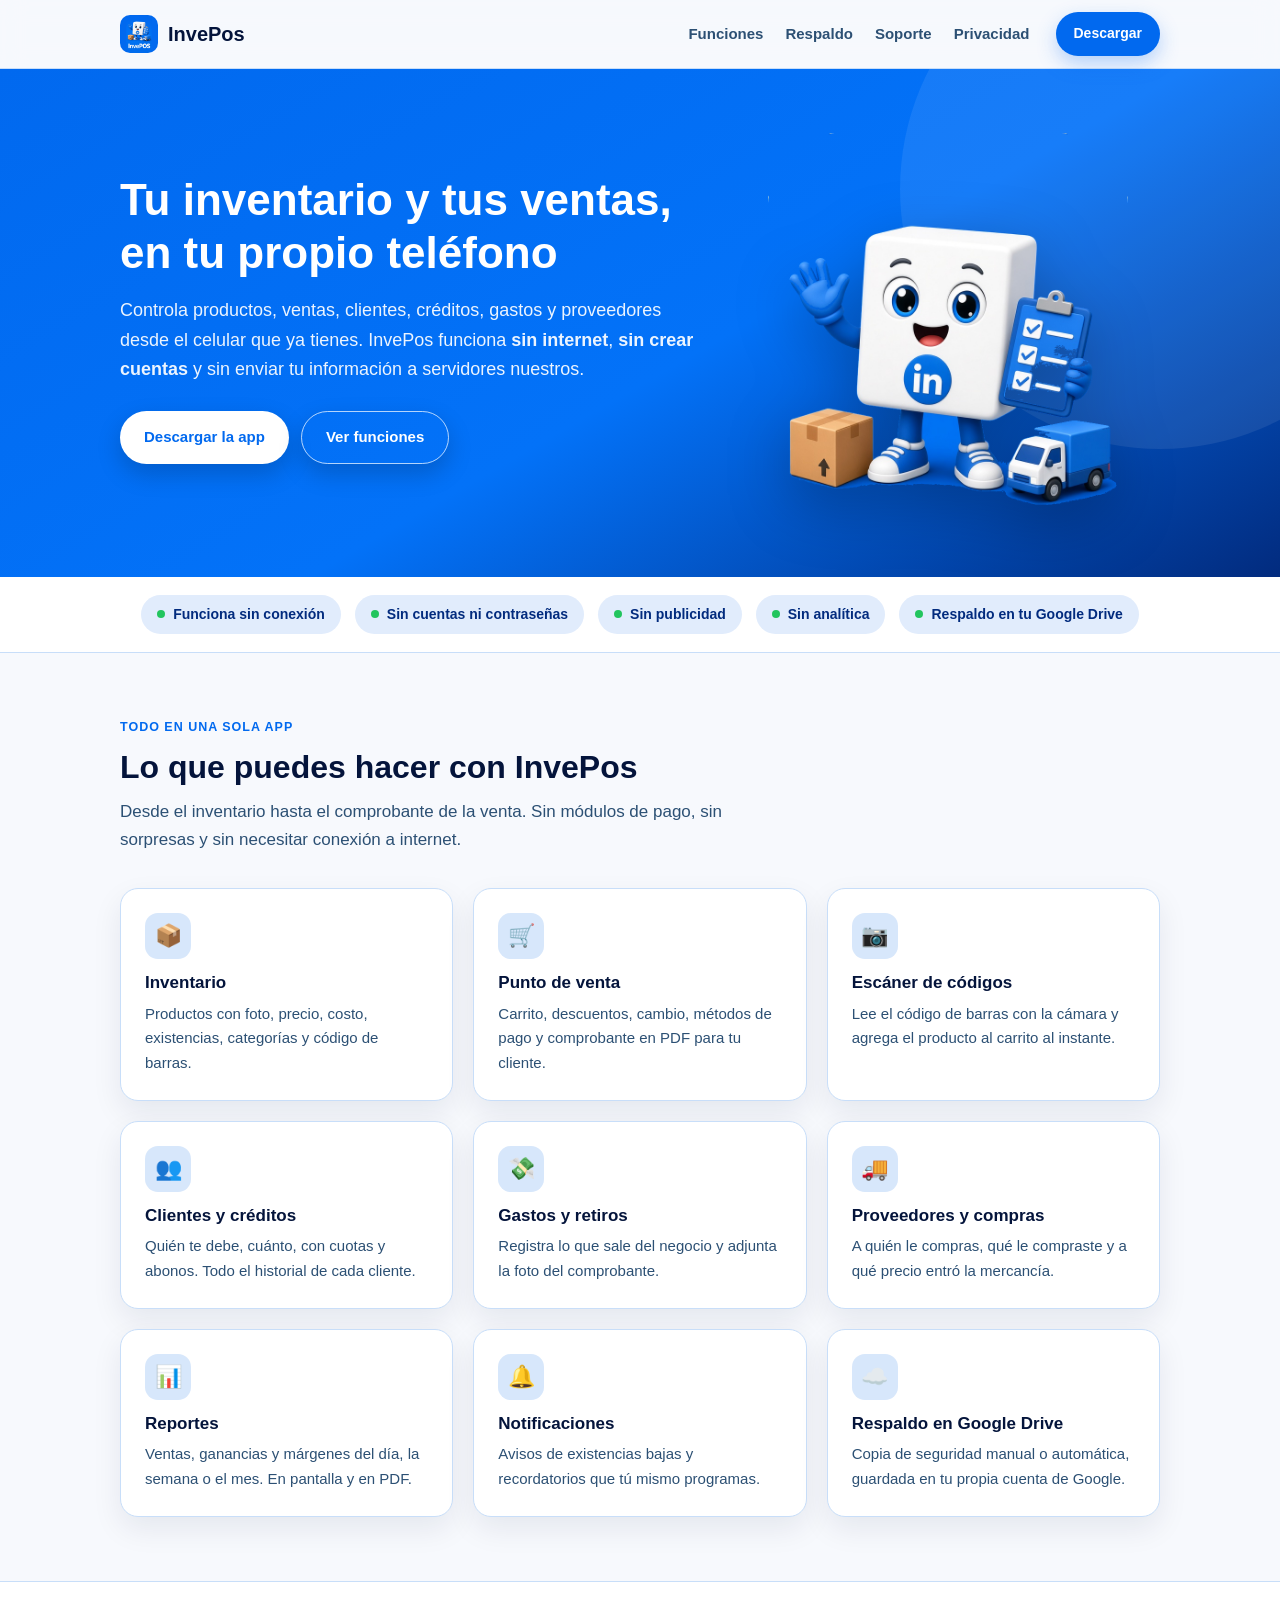
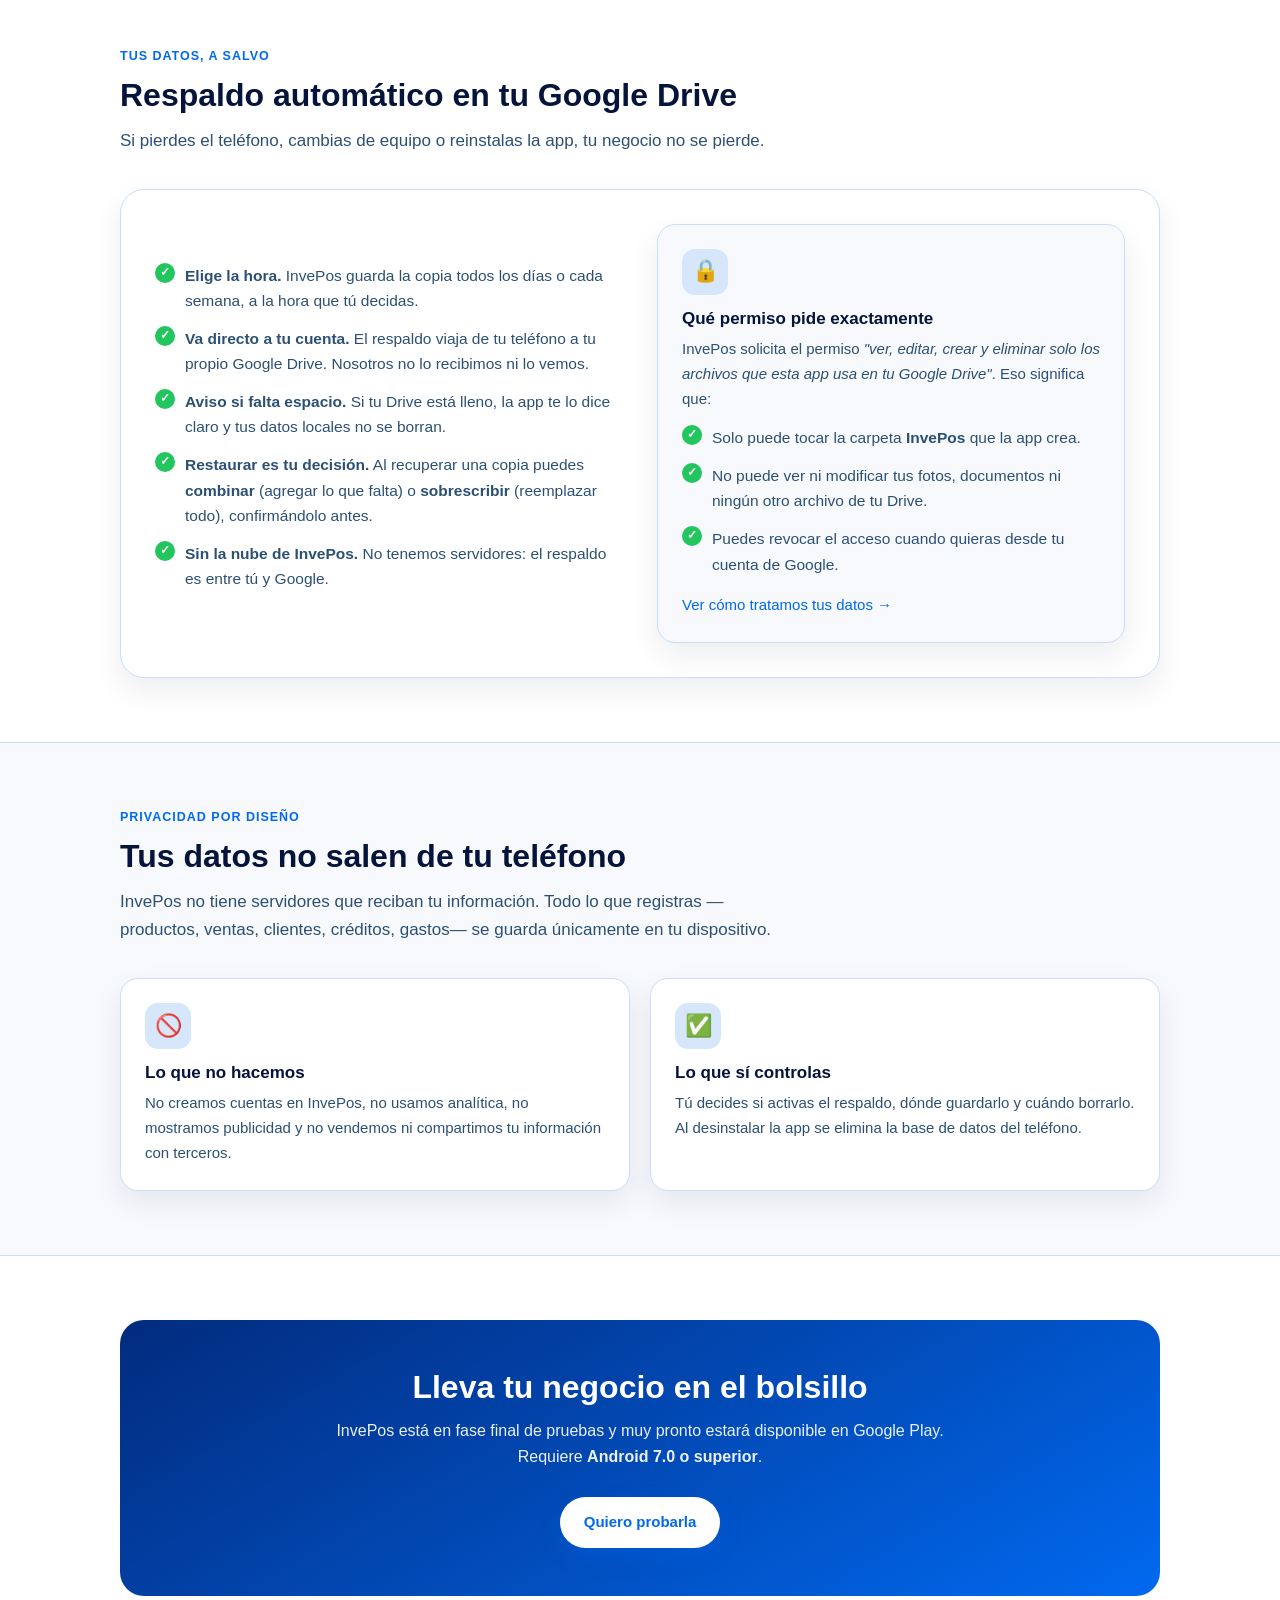
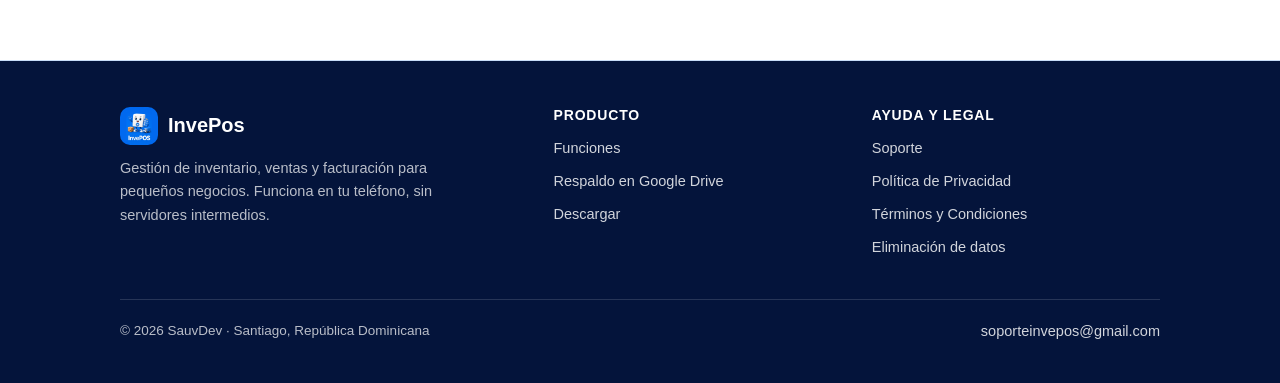
<file: index.html>
<!DOCTYPE html>
<html lang="es">
<head>
<meta charset="utf-8">
<meta name="viewport" content="width=device-width, initial-scale=1">
<title>InvePos — Inventario, ventas y facturación para tu negocio</title>
<meta name="description" content="InvePos es el punto de venta para tu negocio: productos, ventas, clientes, créditos, gastos y proveedores. Funciona sin internet y sin cuentas, con respaldo opcional en tu propio Google Drive.">
<link rel="canonical" href="https://www.invepos.com/">
<meta property="og:title" content="InvePos — Inventario, ventas y facturación para tu negocio">
<meta property="og:description" content="InvePos es el punto de venta para tu negocio: productos, ventas, clientes, créditos, gastos y proveedores. Funciona sin internet y sin cuentas, con respaldo opcional en tu propio Google Drive.">
<meta property="og:type" content="website">
<meta property="og:url" content="https://www.invepos.com/">
<meta property="og:image" content="https://www.invepos.com/assets/icono.png">
<meta name="theme-color" content="#0169EF">
<link rel="icon" href="assets/icono.png">
<link rel="apple-touch-icon" href="assets/icono.png">
<link rel="stylesheet" href="assets/estilos.css">
</head>
<body>
<header class="topbar">
  <div class="wrap">
    <a class="brand" href="./"><img src="assets/icono.png" alt="InvePos">InvePos</a>
    <nav class="nav">
      <a href="#funciones">Funciones</a>
      <a href="#respaldo">Respaldo</a>
      <a href="soporte/">Soporte</a>
      <a href="politica-de-privacidad/">Privacidad</a>
      <a class="btn small" href="#descargar">Descargar</a>
    </nav>
  </div>
</header>
<main>
  <section class="hero">
    <div class="wrap">
      <div>
        <h1>Tu inventario y tus ventas, en tu propio teléfono</h1>
        <p class="lead">Controla productos, ventas, clientes, créditos, gastos y proveedores desde el celular que ya tienes. InvePos funciona <strong>sin internet</strong>, <strong>sin crear cuentas</strong> y sin enviar tu información a servidores nuestros.</p>
        <div class="acciones">
          <a class="btn" href="#descargar">Descargar la app</a>
          <a class="btn ghost" href="#funciones">Ver funciones</a>
        </div>
      </div>
      <div><img class="mascota" src="assets/mascota.png" alt="Mascota de InvePos saludando"></div>
    </div>
  </section>

  <div class="trust">
    <div class="wrap">
      <span class="chip"><span class="dot"></span> Funciona sin conexión</span>
      <span class="chip"><span class="dot"></span> Sin cuentas ni contraseñas</span>
      <span class="chip"><span class="dot"></span> Sin publicidad</span>
      <span class="chip"><span class="dot"></span> Sin analítica</span>
      <span class="chip"><span class="dot"></span> Respaldo en tu Google Drive</span>
    </div>
  </div>

  <section id="funciones">
    <div class="wrap">
      <div class="eyebrow">Todo en una sola app</div>
      <h2>Lo que puedes hacer con InvePos</h2>
      <p class="intro">Desde el inventario hasta el comprobante de la venta. Sin módulos de pago, sin sorpresas y sin necesitar conexión a internet.</p>
      <div class="grid">
        <div class="card"><div class="ico">📦</div><h3>Inventario</h3><p>Productos con foto, precio, costo, existencias, categorías y código de barras.</p></div>
        <div class="card"><div class="ico">🛒</div><h3>Punto de venta</h3><p>Carrito, descuentos, cambio, métodos de pago y comprobante en PDF para tu cliente.</p></div>
        <div class="card"><div class="ico">📷</div><h3>Escáner de códigos</h3><p>Lee el código de barras con la cámara y agrega el producto al carrito al instante.</p></div>
        <div class="card"><div class="ico">👥</div><h3>Clientes y créditos</h3><p>Quién te debe, cuánto, con cuotas y abonos. Todo el historial de cada cliente.</p></div>
        <div class="card"><div class="ico">💸</div><h3>Gastos y retiros</h3><p>Registra lo que sale del negocio y adjunta la foto del comprobante.</p></div>
        <div class="card"><div class="ico">🚚</div><h3>Proveedores y compras</h3><p>A quién le compras, qué le compraste y a qué precio entró la mercancía.</p></div>
        <div class="card"><div class="ico">📊</div><h3>Reportes</h3><p>Ventas, ganancias y márgenes del día, la semana o el mes. En pantalla y en PDF.</p></div>
        <div class="card"><div class="ico">🔔</div><h3>Notificaciones</h3><p>Avisos de existencias bajas y recordatorios que tú mismo programas.</p></div>
        <div class="card"><div class="ico">☁️</div><h3>Respaldo en Google Drive</h3><p>Copia de seguridad manual o automática, guardada en tu propia cuenta de Google.</p></div>
      </div>
    </div>
  </section>

  <section class="alt" id="respaldo">
    <div class="wrap">
      <div class="eyebrow">Tus datos, a salvo</div>
      <h2>Respaldo automático en tu Google Drive</h2>
      <p class="intro">Si pierdes el teléfono, cambias de equipo o reinstalas la app, tu negocio no se pierde.</p>
      <div class="destacado">
        <div>
          <ul class="lista-check">
            <li><strong>Elige la hora.</strong> InvePos guarda la copia todos los días o cada semana, a la hora que tú decidas.</li>
            <li><strong>Va directo a tu cuenta.</strong> El respaldo viaja de tu teléfono a tu propio Google Drive. Nosotros no lo recibimos ni lo vemos.</li>
            <li><strong>Aviso si falta espacio.</strong> Si tu Drive está lleno, la app te lo dice claro y tus datos locales no se borran.</li>
            <li><strong>Restaurar es tu decisión.</strong> Al recuperar una copia puedes <strong>combinar</strong> (agregar lo que falta) o <strong>sobrescribir</strong> (reemplazar todo), confirmándolo antes.</li>
            <li><strong>Sin la nube de InvePos.</strong> No tenemos servidores: el respaldo es entre tú y Google.</li>
          </ul>
        </div>
        <div>
          <div class="card">
            <div class="ico">🔒</div>
            <h3>Qué permiso pide exactamente</h3>
            <p style="margin-bottom:14px">InvePos solicita el permiso <em>"ver, editar, crear y eliminar solo los archivos que esta app usa en tu Google Drive"</em>. Eso significa que:</p>
            <ul class="lista-check">
              <li>Solo puede tocar la carpeta <strong>InvePos</strong> que la app crea.</li>
              <li>No puede ver ni modificar tus fotos, documentos ni ningún otro archivo de tu Drive.</li>
              <li>Puedes revocar el acceso cuando quieras desde tu cuenta de Google.</li>
            </ul>
            <p style="margin:16px 0 0"><a href="politica-de-privacidad/">Ver cómo tratamos tus datos →</a></p>
          </div>
        </div>
      </div>
    </div>
  </section>

  <section>
    <div class="wrap">
      <div class="eyebrow">Privacidad por diseño</div>
      <h2>Tus datos no salen de tu teléfono</h2>
      <p class="intro">InvePos no tiene servidores que reciban tu información. Todo lo que registras —productos, ventas, clientes, créditos, gastos— se guarda únicamente en tu dispositivo.</p>
      <div class="grid two">
        <div class="card"><div class="ico">🚫</div><h3>Lo que no hacemos</h3><p>No creamos cuentas en InvePos, no usamos analítica, no mostramos publicidad y no vendemos ni compartimos tu información con terceros.</p></div>
        <div class="card"><div class="ico">✅</div><h3>Lo que sí controlas</h3><p>Tú decides si activas el respaldo, dónde guardarlo y cuándo borrarlo. Al desinstalar la app se elimina la base de datos del teléfono.</p></div>
      </div>
    </div>
  </section>

  <section class="alt" id="descargar">
    <div class="wrap">
      <div class="cta">
        <h2>Lleva tu negocio en el bolsillo</h2>
        <p>InvePos está en fase final de pruebas y muy pronto estará disponible en Google Play. Requiere <strong>Android 7.0 o superior</strong>.</p>
        <a class="btn" href="mailto:soporteinvepos@gmail.com?subject=Quiero%20probar%20InvePos">Quiero probarla</a>
      </div>
    </div>
  </section>
</main>

<footer>
  <div class="wrap">
    <div class="cols">
      <div>
        <div class="brand" style="margin-bottom:12px"><img src="assets/icono.png" alt="InvePos" style="border-radius:10px">InvePos</div>
        <p style="font-size:14.5px;max-width:320px">Gestión de inventario, ventas y facturación para pequeños negocios. Funciona en tu teléfono, sin servidores intermedios.</p>
      </div>
      <div>
        <h4>Producto</h4>
        <a href="#funciones">Funciones</a>
        <a href="#respaldo">Respaldo en Google Drive</a>
        <a href="#descargar">Descargar</a>
      </div>
      <div>
        <h4>Ayuda y legal</h4>
        <a href="soporte/">Soporte</a>
        <a href="politica-de-privacidad/">Política de Privacidad</a>
        <a href="terminos/">Términos y Condiciones</a>
        <a href="eliminar-datos/">Eliminación de datos</a>
      </div>
    </div>
    <div class="legal">
      <span>© <span id="anio">2026</span> SauvDev · Santiago, República Dominicana</span>
      <span><a href="mailto:soporteinvepos@gmail.com">soporteinvepos@gmail.com</a></span>
    </div>
  </div>
</footer>
<script>document.getElementById('anio').textContent=new Date().getFullYear();</script>
</body>
</html>
</file>
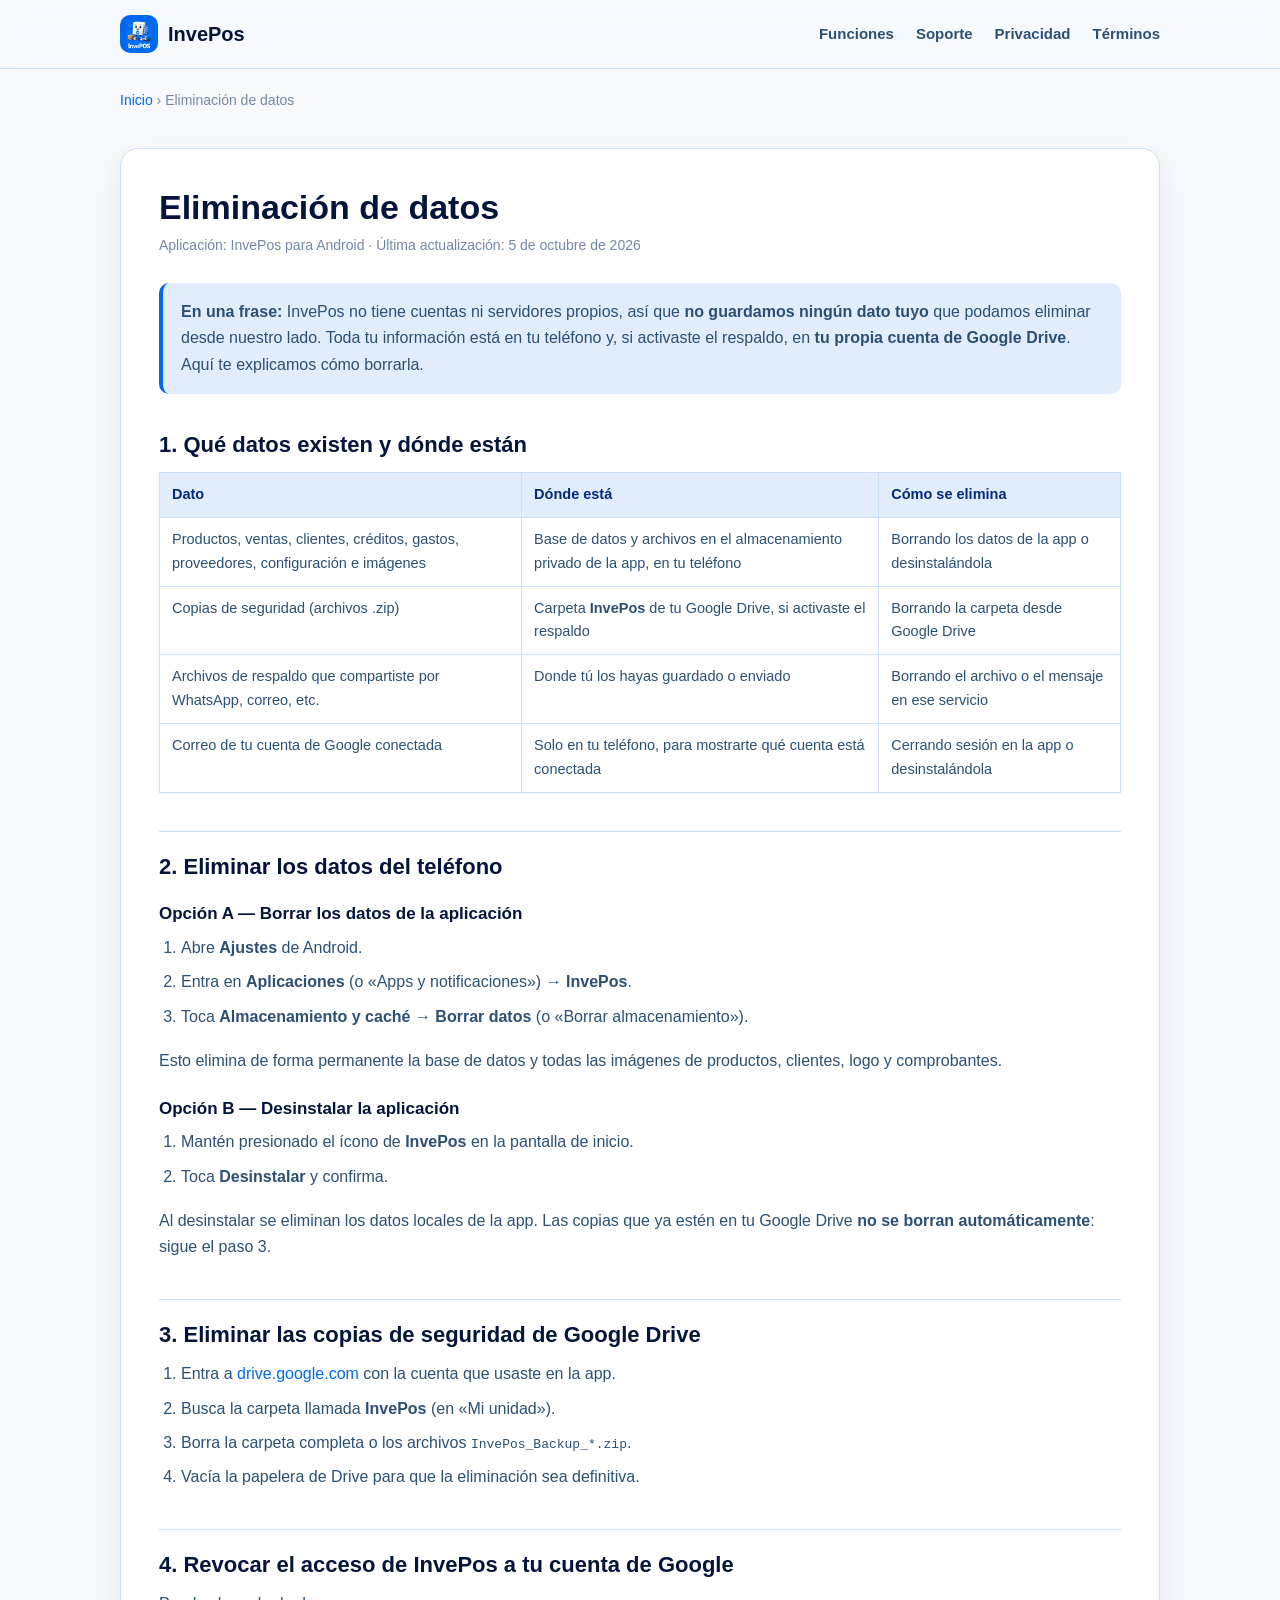
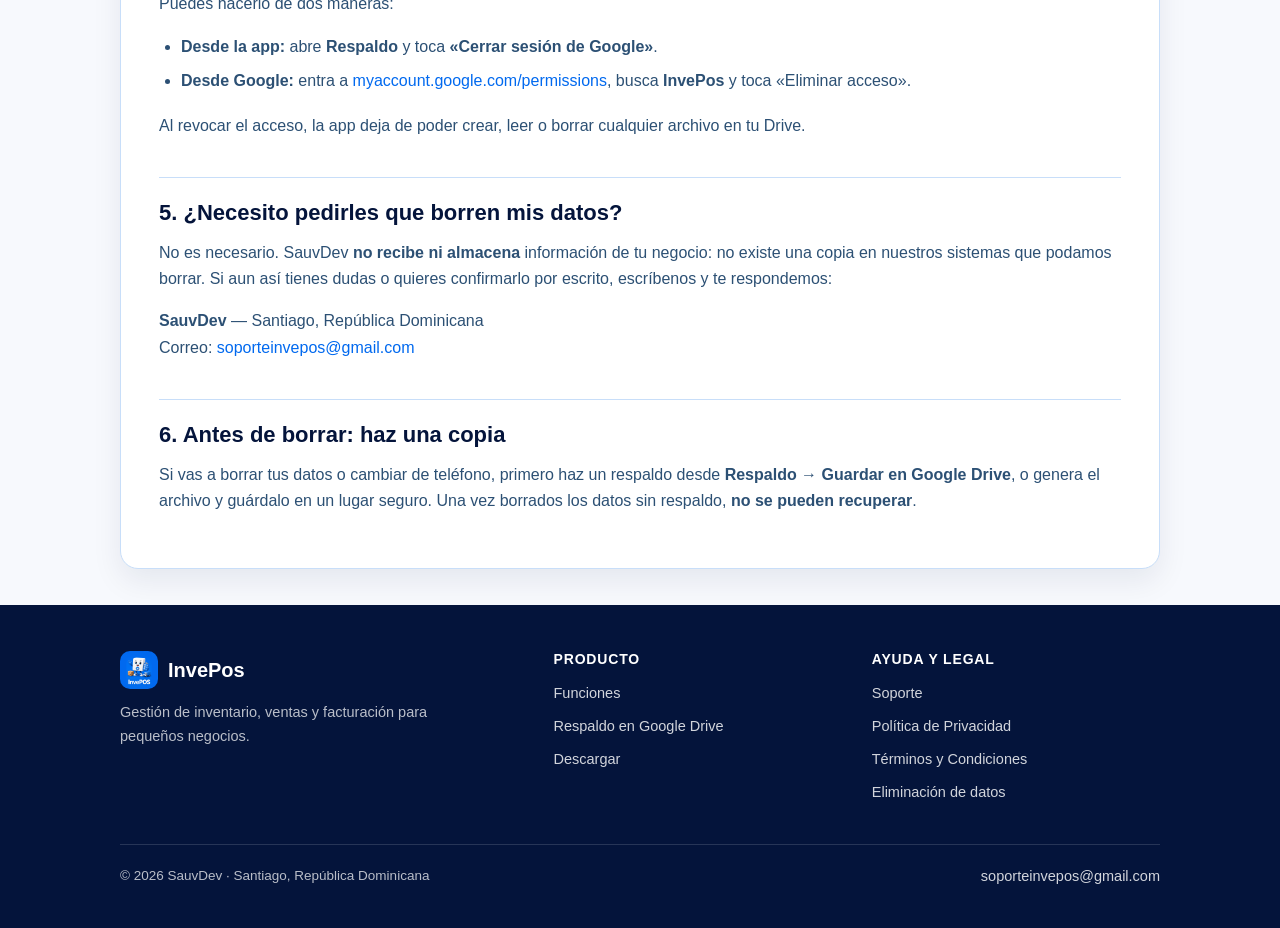
<file: eliminar-datos/index.html>
<!DOCTYPE html>
<html lang="es">
<head>
<meta charset="utf-8">
<meta name="viewport" content="width=device-width, initial-scale=1">
<title>Eliminación de datos — InvePos</title>
<meta name="description" content="Cómo eliminar toda tu información de InvePos: datos del teléfono, copias en Google Drive y revocación del acceso de la app a tu cuenta de Google.">
<link rel="canonical" href="https://www.invepos.com/eliminar-datos/">
<meta property="og:title" content="Eliminación de datos — InvePos">
<meta property="og:description" content="Cómo eliminar toda tu información de InvePos: datos del teléfono, copias en Google Drive y revocación del acceso de la app a tu cuenta de Google.">
<meta property="og:type" content="website">
<meta property="og:url" content="https://www.invepos.com/eliminar-datos/">
<meta property="og:image" content="https://www.invepos.com/assets/icono.png">
<meta name="theme-color" content="#0169EF">
<link rel="icon" href="../assets/icono.png">
<link rel="apple-touch-icon" href="../assets/icono.png">
<link rel="stylesheet" href="../assets/estilos.css">
</head>
<body>
<header class="topbar">
  <div class="wrap">
    <a class="brand" href="../"><img src="../assets/icono.png" alt="InvePos">InvePos</a>
    <nav class="nav">
      <a href="../#funciones">Funciones</a>
      <a href="../soporte/">Soporte</a>
      <a href="../politica-de-privacidad/">Privacidad</a>
      <a href="../terminos/">Términos</a>
    </nav>
  </div>
</header>
<main class="wrap">
  <div class="crumb"><a href="../">Inicio</a> › Eliminación de datos</div>
  <article class="doc">
    <h1>Eliminación de datos</h1>
    <div class="fecha">Aplicación: InvePos para Android · Última actualización: 5 de octubre de 2026</div>

    <div class="nota">
      <strong>En una frase:</strong> InvePos no tiene cuentas ni servidores propios, así que <strong>no guardamos ningún dato tuyo</strong> que podamos eliminar desde nuestro lado. Toda tu información está en tu teléfono y, si activaste el respaldo, en <strong>tu propia cuenta de Google Drive</strong>. Aquí te explicamos cómo borrarla.
    </div>

    <h2>1. Qué datos existen y dónde están</h2>
    <table>
      <thead><tr><th>Dato</th><th>Dónde está</th><th>Cómo se elimina</th></tr></thead>
      <tbody>
        <tr><td>Productos, ventas, clientes, créditos, gastos, proveedores, configuración e imágenes</td><td>Base de datos y archivos en el almacenamiento privado de la app, en tu teléfono</td><td>Borrando los datos de la app o desinstalándola</td></tr>
        <tr><td>Copias de seguridad (archivos .zip)</td><td>Carpeta <strong>InvePos</strong> de tu Google Drive, si activaste el respaldo</td><td>Borrando la carpeta desde Google Drive</td></tr>
        <tr><td>Archivos de respaldo que compartiste por WhatsApp, correo, etc.</td><td>Donde tú los hayas guardado o enviado</td><td>Borrando el archivo o el mensaje en ese servicio</td></tr>
        <tr><td>Correo de tu cuenta de Google conectada</td><td>Solo en tu teléfono, para mostrarte qué cuenta está conectada</td><td>Cerrando sesión en la app o desinstalándola</td></tr>
      </tbody>
    </table>

    <h2>2. Eliminar los datos del teléfono</h2>
    <h3>Opción A — Borrar los datos de la aplicación</h3>
    <ol>
      <li>Abre <strong>Ajustes</strong> de Android.</li>
      <li>Entra en <strong>Aplicaciones</strong> (o «Apps y notificaciones») → <strong>InvePos</strong>.</li>
      <li>Toca <strong>Almacenamiento y caché</strong> → <strong>Borrar datos</strong> (o «Borrar almacenamiento»).</li>
    </ol>
    <p>Esto elimina de forma permanente la base de datos y todas las imágenes de productos, clientes, logo y comprobantes.</p>

    <h3>Opción B — Desinstalar la aplicación</h3>
    <ol>
      <li>Mantén presionado el ícono de <strong>InvePos</strong> en la pantalla de inicio.</li>
      <li>Toca <strong>Desinstalar</strong> y confirma.</li>
    </ol>
    <p>Al desinstalar se eliminan los datos locales de la app. Las copias que ya estén en tu Google Drive <strong>no se borran automáticamente</strong>: sigue el paso 3.</p>

    <h2>3. Eliminar las copias de seguridad de Google Drive</h2>
    <ol>
      <li>Entra a <a href="https://drive.google.com" target="_blank" rel="noopener">drive.google.com</a> con la cuenta que usaste en la app.</li>
      <li>Busca la carpeta llamada <strong>InvePos</strong> (en «Mi unidad»).</li>
      <li>Borra la carpeta completa o los archivos <code>InvePos_Backup_*.zip</code>.</li>
      <li>Vacía la papelera de Drive para que la eliminación sea definitiva.</li>
    </ol>

    <h2>4. Revocar el acceso de InvePos a tu cuenta de Google</h2>
    <p>Puedes hacerlo de dos maneras:</p>
    <ul>
      <li><strong>Desde la app:</strong> abre <strong>Respaldo</strong> y toca <strong>«Cerrar sesión de Google»</strong>.</li>
      <li><strong>Desde Google:</strong> entra a <a href="https://myaccount.google.com/permissions" target="_blank" rel="noopener">myaccount.google.com/permissions</a>, busca <strong>InvePos</strong> y toca «Eliminar acceso».</li>
    </ul>
    <p>Al revocar el acceso, la app deja de poder crear, leer o borrar cualquier archivo en tu Drive.</p>

    <h2>5. ¿Necesito pedirles que borren mis datos?</h2>
    <p>No es necesario. SauvDev <strong>no recibe ni almacena</strong> información de tu negocio: no existe una copia en nuestros sistemas que podamos borrar. Si aun así tienes dudas o quieres confirmarlo por escrito, escríbenos y te respondemos:</p>
    <p><strong>SauvDev</strong> — Santiago, República Dominicana<br>
    Correo: <a href="mailto:soporteinvepos@gmail.com?subject=Solicitud%20de%20eliminaci%C3%B3n%20de%20datos">soporteinvepos@gmail.com</a></p>

    <h2>6. Antes de borrar: haz una copia</h2>
    <p>Si vas a borrar tus datos o cambiar de teléfono, primero haz un respaldo desde <strong>Respaldo → Guardar en Google Drive</strong>, o genera el archivo y guárdalo en un lugar seguro. Una vez borrados los datos sin respaldo, <strong>no se pueden recuperar</strong>.</p>
  </article>
</main>

<footer>
  <div class="wrap">
    <div class="cols">
      <div>
        <div class="brand" style="margin-bottom:12px"><img src="../assets/icono.png" alt="InvePos" style="border-radius:10px">InvePos</div>
        <p style="font-size:14.5px;max-width:320px">Gestión de inventario, ventas y facturación para pequeños negocios.</p>
      </div>
      <div>
        <h4>Producto</h4>
        <a href="../#funciones">Funciones</a>
        <a href="../#respaldo">Respaldo en Google Drive</a>
        <a href="../#descargar">Descargar</a>
      </div>
      <div>
        <h4>Ayuda y legal</h4>
        <a href="../soporte/">Soporte</a>
        <a href="../politica-de-privacidad/">Política de Privacidad</a>
        <a href="../terminos/">Términos y Condiciones</a>
        <a href="../eliminar-datos/">Eliminación de datos</a>
      </div>
    </div>
    <div class="legal">
      <span>© <span id="anio">2026</span> SauvDev · Santiago, República Dominicana</span>
      <span><a href="mailto:soporteinvepos@gmail.com">soporteinvepos@gmail.com</a></span>
    </div>
  </div>
</footer>
<script>document.getElementById('anio').textContent=new Date().getFullYear();</script>
</body>
</html>
</file>
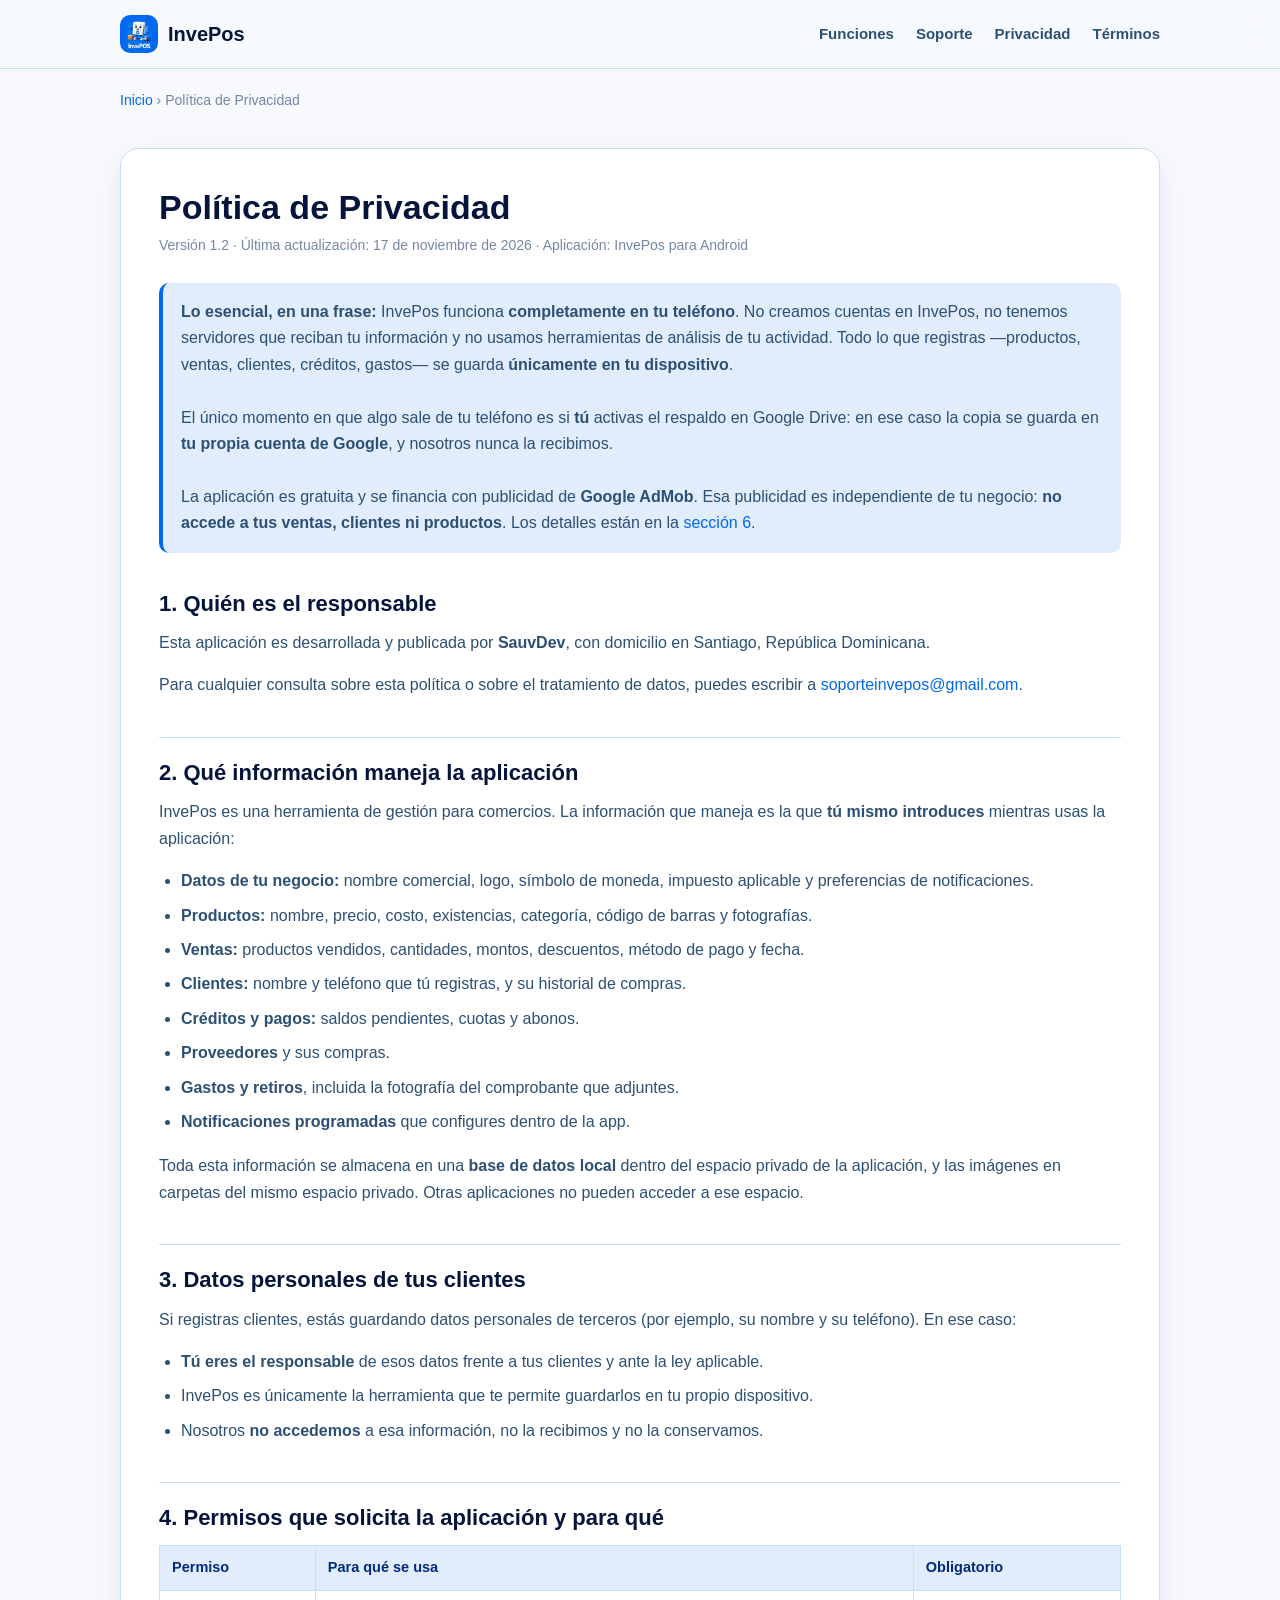
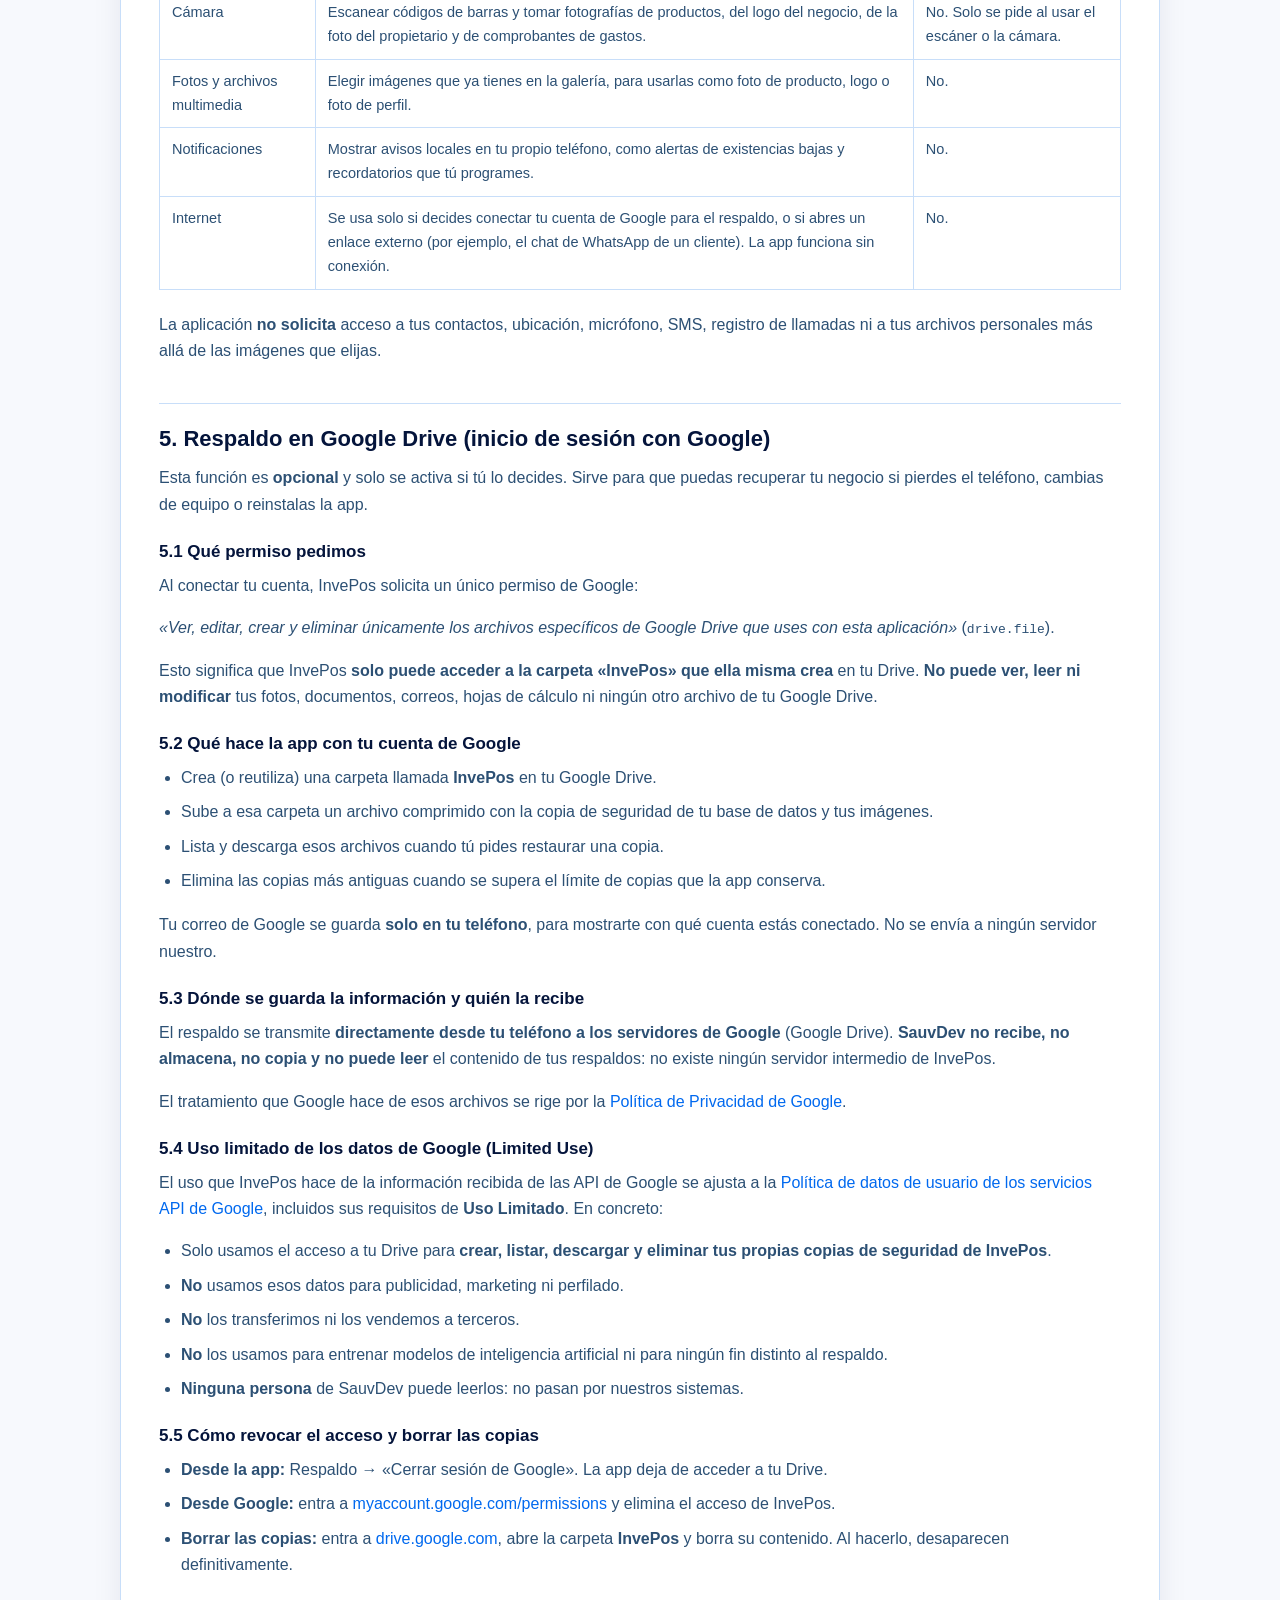
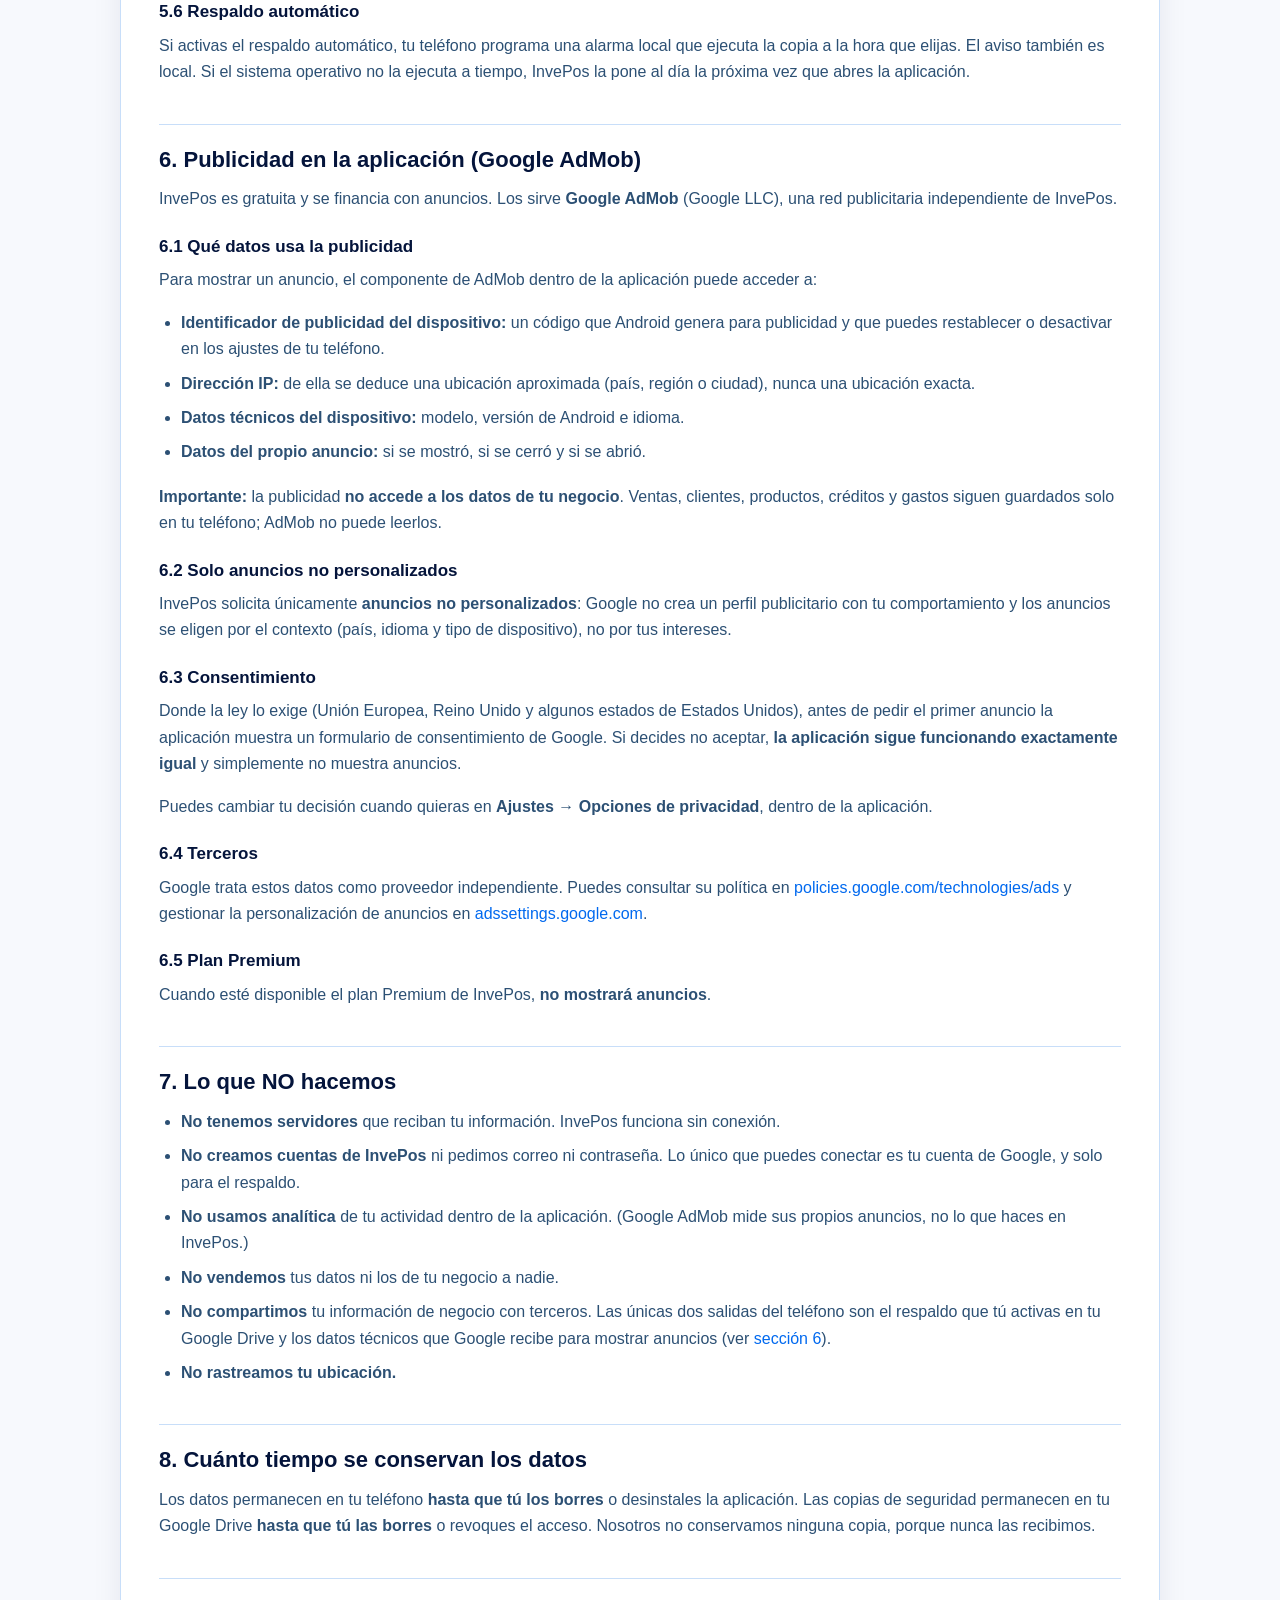
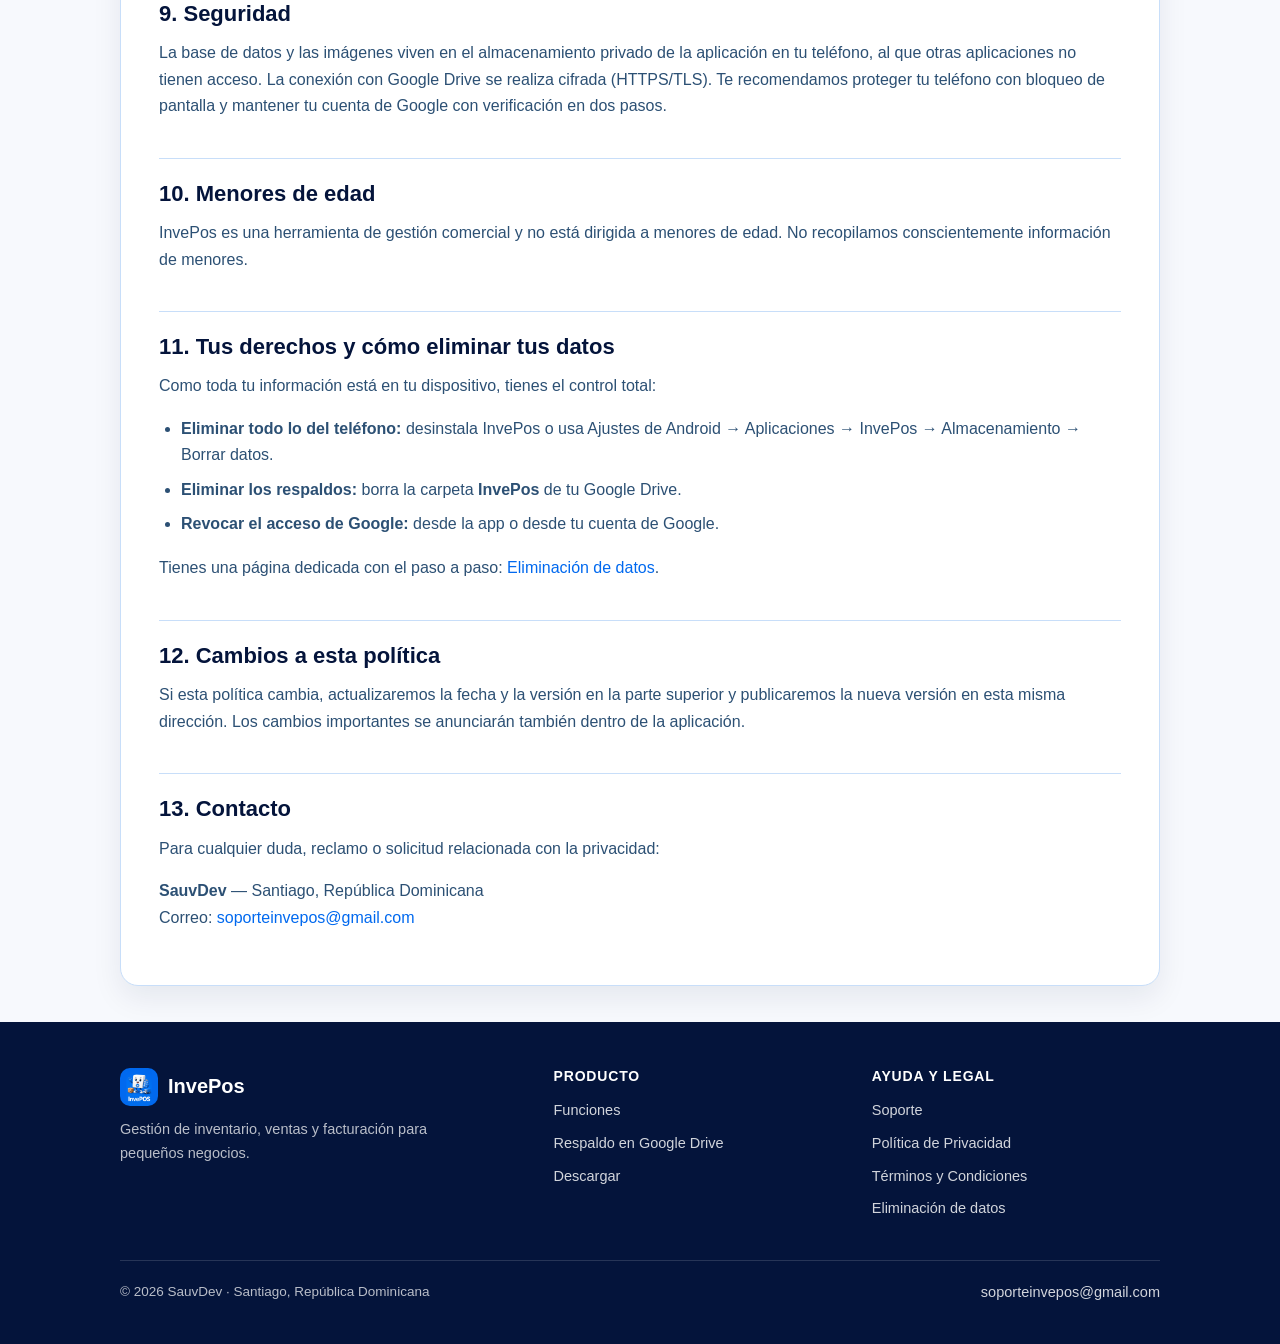
<file: politica-de-privacidad/index.html>
<!DOCTYPE html>
<html lang="es">
<head>
<meta charset="utf-8">
<meta name="viewport" content="width=device-width, initial-scale=1">
<title>Política de Privacidad — InvePos</title>
<meta name="description" content="Cómo trata InvePos tu información: la app funciona en tu teléfono, no tenemos servidores y el respaldo en Google Drive es opcional y va a tu propia cuenta.">
<link rel="canonical" href="https://www.invepos.com/politica-de-privacidad/">
<meta property="og:title" content="Política de Privacidad — InvePos">
<meta property="og:description" content="Cómo trata InvePos tu información: la app funciona en tu teléfono, no tenemos servidores y el respaldo en Google Drive es opcional y va a tu propia cuenta.">
<meta property="og:type" content="website">
<meta property="og:url" content="https://www.invepos.com/politica-de-privacidad/">
<meta property="og:image" content="https://www.invepos.com/assets/icono.png">
<meta name="theme-color" content="#0169EF">
<link rel="icon" href="../assets/icono.png">
<link rel="apple-touch-icon" href="../assets/icono.png">
<link rel="stylesheet" href="../assets/estilos.css">
</head>
<body>
<header class="topbar">
  <div class="wrap">
    <a class="brand" href="../"><img src="../assets/icono.png" alt="InvePos">InvePos</a>
    <nav class="nav">
      <a href="../#funciones">Funciones</a>
      <a href="../soporte/">Soporte</a>
      <a href="../politica-de-privacidad/">Privacidad</a>
      <a href="../terminos/">Términos</a>
    </nav>
  </div>
</header>
<main class="wrap">
  <div class="crumb"><a href="../">Inicio</a> › Política de Privacidad</div>
  <article class="doc">
    <h1>Política de Privacidad</h1>
    <div class="fecha">Versión 1.2 · Última actualización: 17 de noviembre de 2026 · Aplicación: InvePos para Android</div>

    <div class="nota">
      <strong>Lo esencial, en una frase:</strong> InvePos funciona <strong>completamente en tu teléfono</strong>. No creamos cuentas en InvePos, no tenemos servidores que reciban tu información y no usamos herramientas de análisis de tu actividad. Todo lo que registras —productos, ventas, clientes, créditos, gastos— se guarda <strong>únicamente en tu dispositivo</strong>.<br><br>
      El único momento en que algo sale de tu teléfono es si <strong>tú</strong> activas el respaldo en Google Drive: en ese caso la copia se guarda en <strong>tu propia cuenta de Google</strong>, y nosotros nunca la recibimos.<br><br>
      La aplicación es gratuita y se financia con publicidad de <strong>Google AdMob</strong>. Esa publicidad es independiente de tu negocio: <strong>no accede a tus ventas, clientes ni productos</strong>. Los detalles están en la <a href="#publicidad">sección 6</a>.
    </div>

    <h2>1. Quién es el responsable</h2>
    <p>Esta aplicación es desarrollada y publicada por <strong>SauvDev</strong>, con domicilio en Santiago, República Dominicana.</p>
    <p>Para cualquier consulta sobre esta política o sobre el tratamiento de datos, puedes escribir a <a href="mailto:soporteinvepos@gmail.com">soporteinvepos@gmail.com</a>.</p>

    <h2>2. Qué información maneja la aplicación</h2>
    <p>InvePos es una herramienta de gestión para comercios. La información que maneja es la que <strong>tú mismo introduces</strong> mientras usas la aplicación:</p>
    <ul>
      <li><strong>Datos de tu negocio:</strong> nombre comercial, logo, símbolo de moneda, impuesto aplicable y preferencias de notificaciones.</li>
      <li><strong>Productos:</strong> nombre, precio, costo, existencias, categoría, código de barras y fotografías.</li>
      <li><strong>Ventas:</strong> productos vendidos, cantidades, montos, descuentos, método de pago y fecha.</li>
      <li><strong>Clientes:</strong> nombre y teléfono que tú registras, y su historial de compras.</li>
      <li><strong>Créditos y pagos:</strong> saldos pendientes, cuotas y abonos.</li>
      <li><strong>Proveedores</strong> y sus compras.</li>
      <li><strong>Gastos y retiros</strong>, incluida la fotografía del comprobante que adjuntes.</li>
      <li><strong>Notificaciones programadas</strong> que configures dentro de la app.</li>
    </ul>
    <p>Toda esta información se almacena en una <strong>base de datos local</strong> dentro del espacio privado de la aplicación, y las imágenes en carpetas del mismo espacio privado. Otras aplicaciones no pueden acceder a ese espacio.</p>

    <h2>3. Datos personales de tus clientes</h2>
    <p>Si registras clientes, estás guardando datos personales de terceros (por ejemplo, su nombre y su teléfono). En ese caso:</p>
    <ul>
      <li><strong>Tú eres el responsable</strong> de esos datos frente a tus clientes y ante la ley aplicable.</li>
      <li>InvePos es únicamente la herramienta que te permite guardarlos en tu propio dispositivo.</li>
      <li>Nosotros <strong>no accedemos</strong> a esa información, no la recibimos y no la conservamos.</li>
    </ul>

    <h2>4. Permisos que solicita la aplicación y para qué</h2>
    <table>
      <thead><tr><th>Permiso</th><th>Para qué se usa</th><th>Obligatorio</th></tr></thead>
      <tbody>
        <tr><td>Cámara</td><td>Escanear códigos de barras y tomar fotografías de productos, del logo del negocio, de la foto del propietario y de comprobantes de gastos.</td><td>No. Solo se pide al usar el escáner o la cámara.</td></tr>
        <tr><td>Fotos y archivos multimedia</td><td>Elegir imágenes que ya tienes en la galería, para usarlas como foto de producto, logo o foto de perfil.</td><td>No.</td></tr>
        <tr><td>Notificaciones</td><td>Mostrar avisos locales en tu propio teléfono, como alertas de existencias bajas y recordatorios que tú programes.</td><td>No.</td></tr>
        <tr><td>Internet</td><td>Se usa solo si decides conectar tu cuenta de Google para el respaldo, o si abres un enlace externo (por ejemplo, el chat de WhatsApp de un cliente). La app funciona sin conexión.</td><td>No.</td></tr>
      </tbody>
    </table>
    <p>La aplicación <strong>no solicita</strong> acceso a tus contactos, ubicación, micrófono, SMS, registro de llamadas ni a tus archivos personales más allá de las imágenes que elijas.</p>

    <h2>5. Respaldo en Google Drive (inicio de sesión con Google)</h2>
    <p>Esta función es <strong>opcional</strong> y solo se activa si tú lo decides. Sirve para que puedas recuperar tu negocio si pierdes el teléfono, cambias de equipo o reinstalas la app.</p>

    <h3>5.1 Qué permiso pedimos</h3>
    <p>Al conectar tu cuenta, InvePos solicita un único permiso de Google:</p>
    <p><em>«Ver, editar, crear y eliminar únicamente los archivos específicos de Google Drive que uses con esta aplicación»</em> (<code>drive.file</code>).</p>
    <p>Esto significa que InvePos <strong>solo puede acceder a la carpeta «InvePos» que ella misma crea</strong> en tu Drive. <strong>No puede ver, leer ni modificar</strong> tus fotos, documentos, correos, hojas de cálculo ni ningún otro archivo de tu Google Drive.</p>

    <h3>5.2 Qué hace la app con tu cuenta de Google</h3>
    <ul>
      <li>Crea (o reutiliza) una carpeta llamada <strong>InvePos</strong> en tu Google Drive.</li>
      <li>Sube a esa carpeta un archivo comprimido con la copia de seguridad de tu base de datos y tus imágenes.</li>
      <li>Lista y descarga esos archivos cuando tú pides restaurar una copia.</li>
      <li>Elimina las copias más antiguas cuando se supera el límite de copias que la app conserva.</li>
    </ul>
    <p>Tu correo de Google se guarda <strong>solo en tu teléfono</strong>, para mostrarte con qué cuenta estás conectado. No se envía a ningún servidor nuestro.</p>

    <h3>5.3 Dónde se guarda la información y quién la recibe</h3>
    <p>El respaldo se transmite <strong>directamente desde tu teléfono a los servidores de Google</strong> (Google Drive). <strong>SauvDev no recibe, no almacena, no copia y no puede leer</strong> el contenido de tus respaldos: no existe ningún servidor intermedio de InvePos.</p>
    <p>El tratamiento que Google hace de esos archivos se rige por la <a href="https://policies.google.com/privacy" target="_blank" rel="noopener">Política de Privacidad de Google</a>.</p>

    <h3>5.4 Uso limitado de los datos de Google (Limited Use)</h3>
    <p>El uso que InvePos hace de la información recibida de las API de Google se ajusta a la <a href="https://developers.google.com/terms/api-services-user-data-policy" target="_blank" rel="noopener">Política de datos de usuario de los servicios API de Google</a>, incluidos sus requisitos de <strong>Uso Limitado</strong>. En concreto:</p>
    <ul>
      <li>Solo usamos el acceso a tu Drive para <strong>crear, listar, descargar y eliminar tus propias copias de seguridad de InvePos</strong>.</li>
      <li><strong>No</strong> usamos esos datos para publicidad, marketing ni perfilado.</li>
      <li><strong>No</strong> los transferimos ni los vendemos a terceros.</li>
      <li><strong>No</strong> los usamos para entrenar modelos de inteligencia artificial ni para ningún fin distinto al respaldo.</li>
      <li><strong>Ninguna persona</strong> de SauvDev puede leerlos: no pasan por nuestros sistemas.</li>
    </ul>

    <h3>5.5 Cómo revocar el acceso y borrar las copias</h3>
    <ul>
      <li><strong>Desde la app:</strong> Respaldo → «Cerrar sesión de Google». La app deja de acceder a tu Drive.</li>
      <li><strong>Desde Google:</strong> entra a <a href="https://myaccount.google.com/permissions" target="_blank" rel="noopener">myaccount.google.com/permissions</a> y elimina el acceso de InvePos.</li>
      <li><strong>Borrar las copias:</strong> entra a <a href="https://drive.google.com" target="_blank" rel="noopener">drive.google.com</a>, abre la carpeta <strong>InvePos</strong> y borra su contenido. Al hacerlo, desaparecen definitivamente.</li>
    </ul>

    <h3>5.6 Respaldo automático</h3>
    <p>Si activas el respaldo automático, tu teléfono programa una alarma local que ejecuta la copia a la hora que elijas. El aviso también es local. Si el sistema operativo no la ejecuta a tiempo, InvePos la pone al día la próxima vez que abres la aplicación.</p>

    <h2 id="publicidad">6. Publicidad en la aplicación (Google AdMob)</h2>
    <p>InvePos es gratuita y se financia con anuncios. Los sirve <strong>Google AdMob</strong> (Google LLC), una red publicitaria independiente de InvePos.</p>

    <h3>6.1 Qué datos usa la publicidad</h3>
    <p>Para mostrar un anuncio, el componente de AdMob dentro de la aplicación puede acceder a:</p>
    <ul>
      <li><strong>Identificador de publicidad del dispositivo:</strong> un código que Android genera para publicidad y que puedes restablecer o desactivar en los ajustes de tu teléfono.</li>
      <li><strong>Dirección IP:</strong> de ella se deduce una ubicación aproximada (país, región o ciudad), nunca una ubicación exacta.</li>
      <li><strong>Datos técnicos del dispositivo:</strong> modelo, versión de Android e idioma.</li>
      <li><strong>Datos del propio anuncio:</strong> si se mostró, si se cerró y si se abrió.</li>
    </ul>
    <p><strong>Importante:</strong> la publicidad <strong>no accede a los datos de tu negocio</strong>. Ventas, clientes, productos, créditos y gastos siguen guardados solo en tu teléfono; AdMob no puede leerlos.</p>

    <h3>6.2 Solo anuncios no personalizados</h3>
    <p>InvePos solicita únicamente <strong>anuncios no personalizados</strong>: Google no crea un perfil publicitario con tu comportamiento y los anuncios se eligen por el contexto (país, idioma y tipo de dispositivo), no por tus intereses.</p>

    <h3>6.3 Consentimiento</h3>
    <p>Donde la ley lo exige (Unión Europea, Reino Unido y algunos estados de Estados Unidos), antes de pedir el primer anuncio la aplicación muestra un formulario de consentimiento de Google. Si decides no aceptar, <strong>la aplicación sigue funcionando exactamente igual</strong> y simplemente no muestra anuncios.</p>
    <p>Puedes cambiar tu decisión cuando quieras en <strong>Ajustes → Opciones de privacidad</strong>, dentro de la aplicación.</p>

    <h3>6.4 Terceros</h3>
    <p>Google trata estos datos como proveedor independiente. Puedes consultar su política en <a href="https://policies.google.com/technologies/ads" target="_blank" rel="noopener">policies.google.com/technologies/ads</a> y gestionar la personalización de anuncios en <a href="https://adssettings.google.com" target="_blank" rel="noopener">adssettings.google.com</a>.</p>

    <h3>6.5 Plan Premium</h3>
    <p>Cuando esté disponible el plan Premium de InvePos, <strong>no mostrará anuncios</strong>.</p>

    <h2>7. Lo que NO hacemos</h2>
    <ul>
      <li><strong>No tenemos servidores</strong> que reciban tu información. InvePos funciona sin conexión.</li>
      <li><strong>No creamos cuentas de InvePos</strong> ni pedimos correo ni contraseña. Lo único que puedes conectar es tu cuenta de Google, y solo para el respaldo.</li>
      <li><strong>No usamos analítica</strong> de tu actividad dentro de la aplicación. (Google AdMob mide sus propios anuncios, no lo que haces en InvePos.)</li>
      <li><strong>No vendemos</strong> tus datos ni los de tu negocio a nadie.</li>
      <li><strong>No compartimos</strong> tu información de negocio con terceros. Las únicas dos salidas del teléfono son el respaldo que tú activas en tu Google Drive y los datos técnicos que Google recibe para mostrar anuncios (ver <a href="#publicidad">sección 6</a>).</li>
      <li><strong>No rastreamos tu ubicación.</strong></li>
    </ul>

    <h2>8. Cuánto tiempo se conservan los datos</h2>
    <p>Los datos permanecen en tu teléfono <strong>hasta que tú los borres</strong> o desinstales la aplicación. Las copias de seguridad permanecen en tu Google Drive <strong>hasta que tú las borres</strong> o revoques el acceso. Nosotros no conservamos ninguna copia, porque nunca las recibimos.</p>

    <h2>9. Seguridad</h2>
    <p>La base de datos y las imágenes viven en el almacenamiento privado de la aplicación en tu teléfono, al que otras aplicaciones no tienen acceso. La conexión con Google Drive se realiza cifrada (HTTPS/TLS). Te recomendamos proteger tu teléfono con bloqueo de pantalla y mantener tu cuenta de Google con verificación en dos pasos.</p>

    <h2>10. Menores de edad</h2>
    <p>InvePos es una herramienta de gestión comercial y no está dirigida a menores de edad. No recopilamos conscientemente información de menores.</p>

    <h2>11. Tus derechos y cómo eliminar tus datos</h2>
    <p>Como toda tu información está en tu dispositivo, tienes el control total:</p>
    <ul>
      <li><strong>Eliminar todo lo del teléfono:</strong> desinstala InvePos o usa Ajustes de Android → Aplicaciones → InvePos → Almacenamiento → Borrar datos.</li>
      <li><strong>Eliminar los respaldos:</strong> borra la carpeta <strong>InvePos</strong> de tu Google Drive.</li>
      <li><strong>Revocar el acceso de Google:</strong> desde la app o desde tu cuenta de Google.</li>
    </ul>
    <p>Tienes una página dedicada con el paso a paso: <a href="../eliminar-datos/">Eliminación de datos</a>.</p>

    <h2>12. Cambios a esta política</h2>
    <p>Si esta política cambia, actualizaremos la fecha y la versión en la parte superior y publicaremos la nueva versión en esta misma dirección. Los cambios importantes se anunciarán también dentro de la aplicación.</p>

    <h2>13. Contacto</h2>
    <p>Para cualquier duda, reclamo o solicitud relacionada con la privacidad:</p>
    <p><strong>SauvDev</strong> — Santiago, República Dominicana<br>
    Correo: <a href="mailto:soporteinvepos@gmail.com">soporteinvepos@gmail.com</a></p>
  </article>
</main>

<footer>
  <div class="wrap">
    <div class="cols">
      <div>
        <div class="brand" style="margin-bottom:12px"><img src="../assets/icono.png" alt="InvePos" style="border-radius:10px">InvePos</div>
        <p style="font-size:14.5px;max-width:320px">Gestión de inventario, ventas y facturación para pequeños negocios.</p>
      </div>
      <div>
        <h4>Producto</h4>
        <a href="../#funciones">Funciones</a>
        <a href="../#respaldo">Respaldo en Google Drive</a>
        <a href="../#descargar">Descargar</a>
      </div>
      <div>
        <h4>Ayuda y legal</h4>
        <a href="../soporte/">Soporte</a>
        <a href="../politica-de-privacidad/">Política de Privacidad</a>
        <a href="../terminos/">Términos y Condiciones</a>
        <a href="../eliminar-datos/">Eliminación de datos</a>
      </div>
    </div>
    <div class="legal">
      <span>© <span id="anio">2026</span> SauvDev · Santiago, República Dominicana</span>
      <span><a href="mailto:soporteinvepos@gmail.com">soporteinvepos@gmail.com</a></span>
    </div>
  </div>
</footer>
<script>document.getElementById('anio').textContent=new Date().getFullYear();</script>
</body>
</html>
</file>
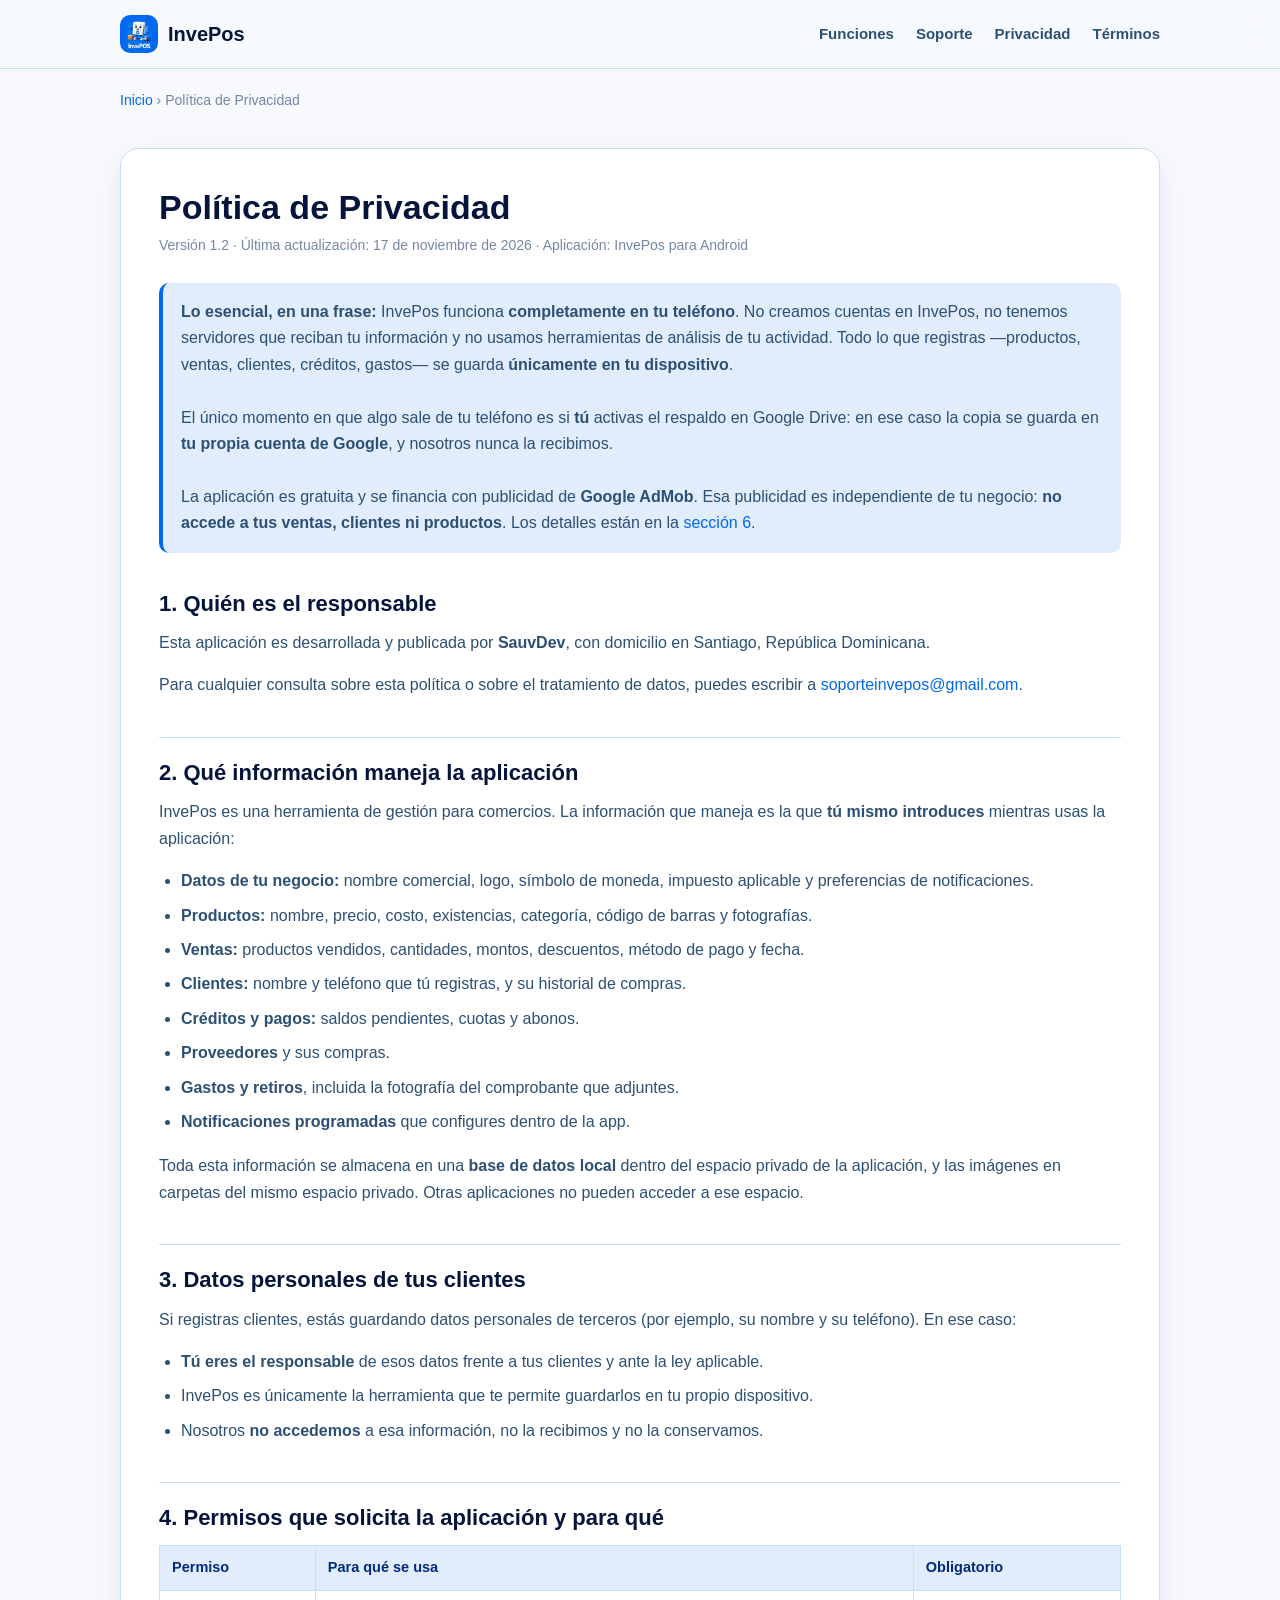
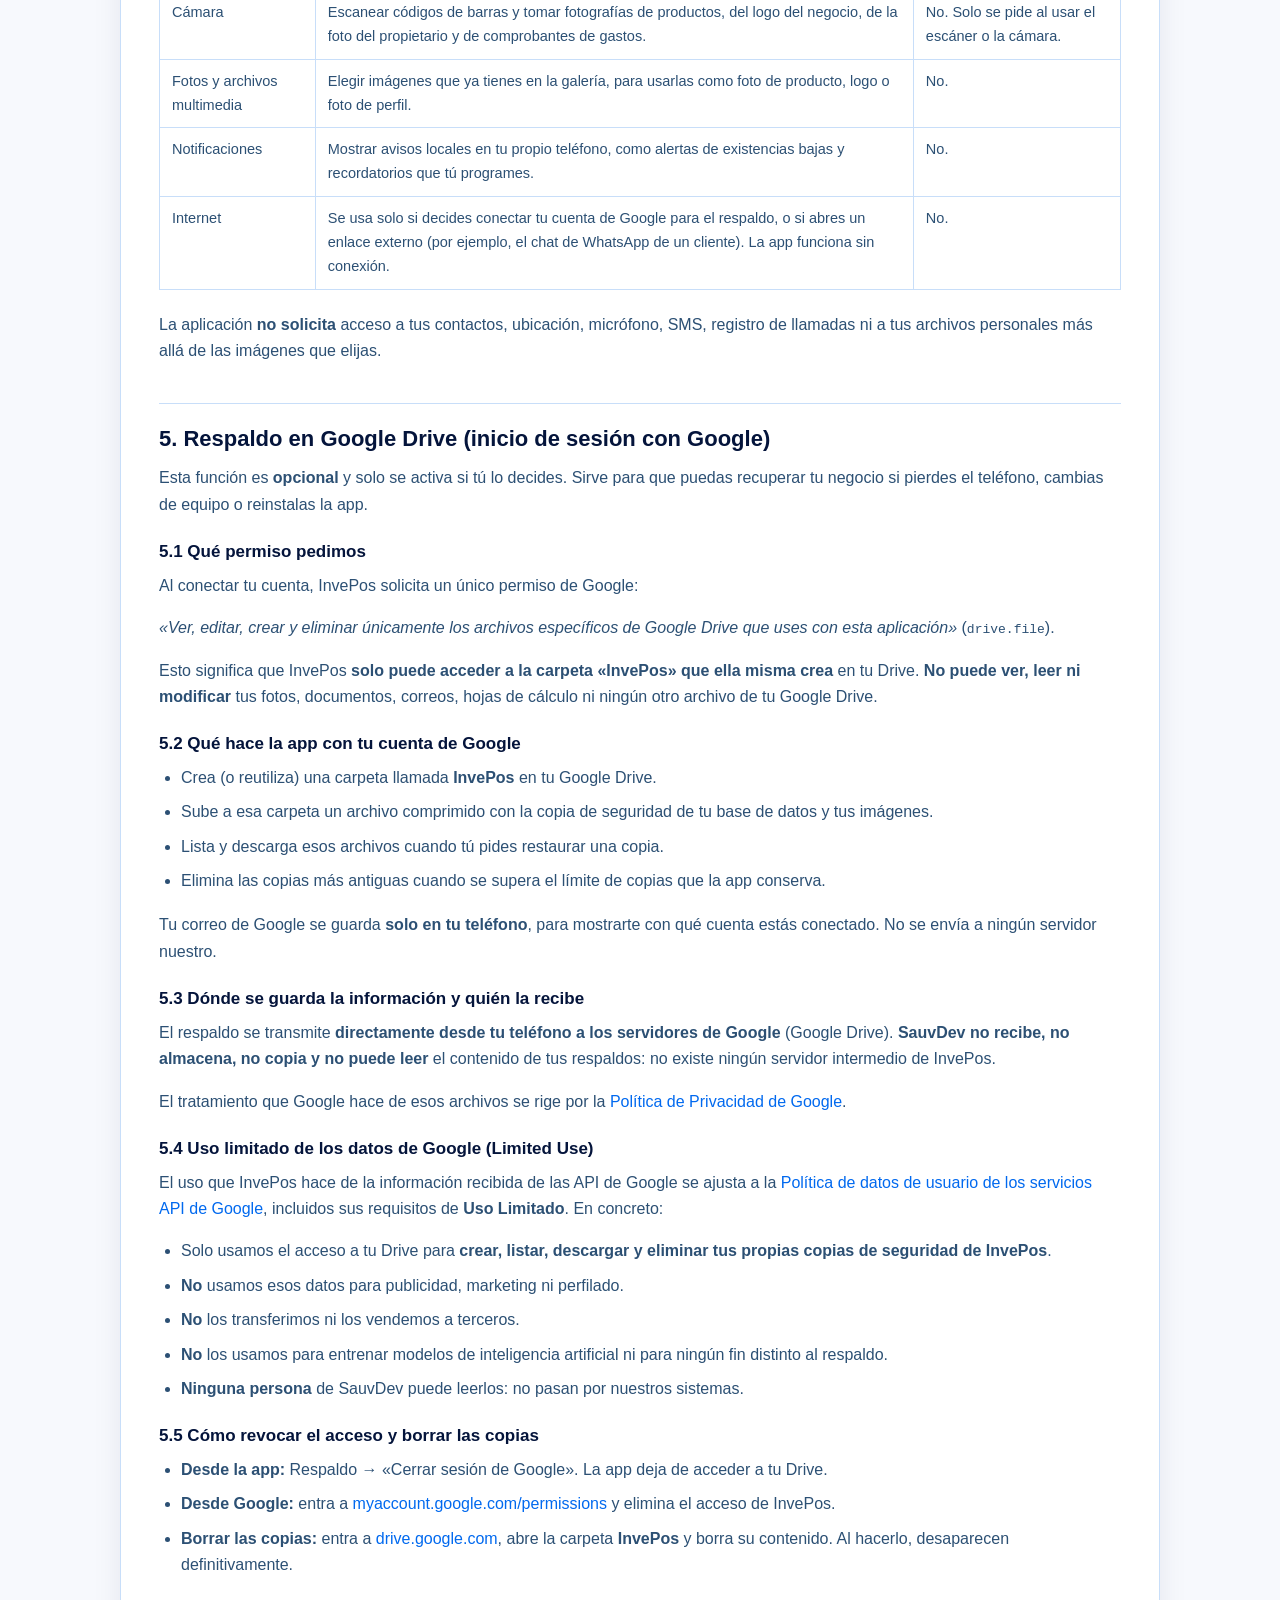
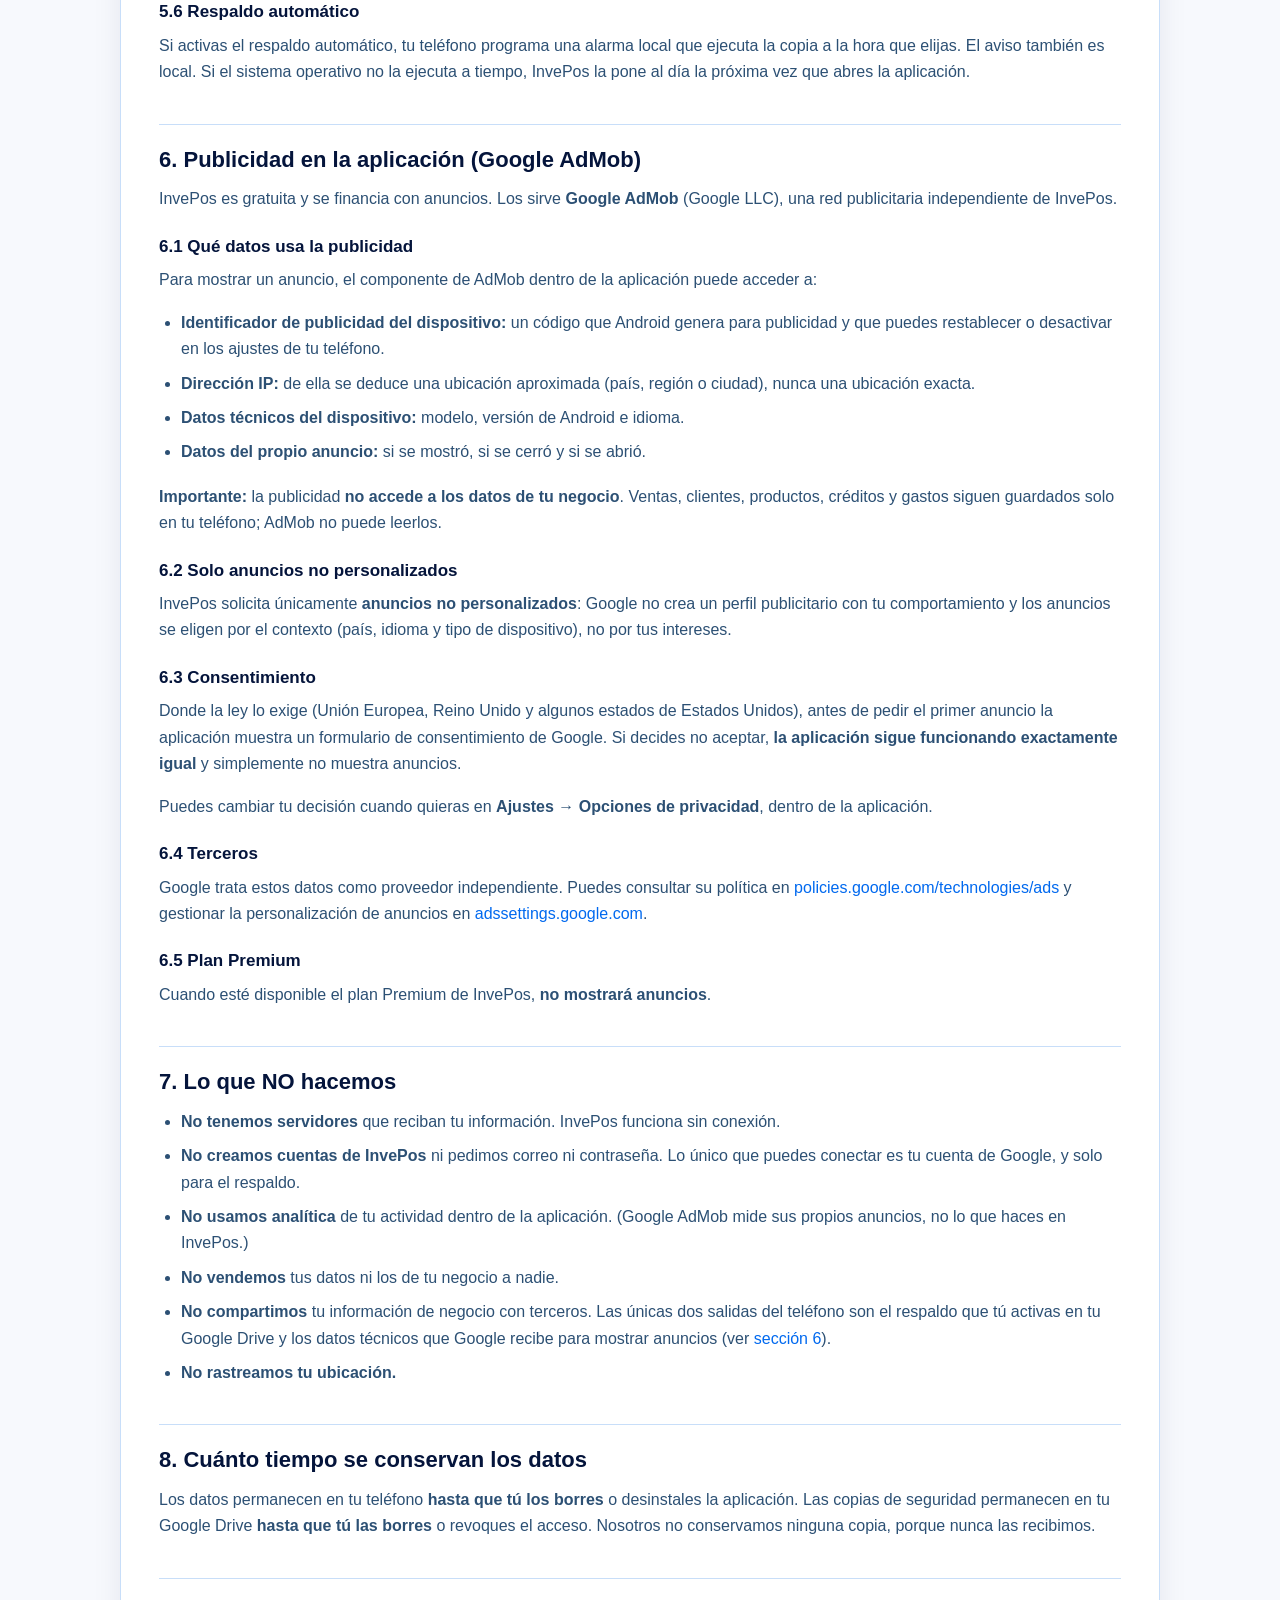
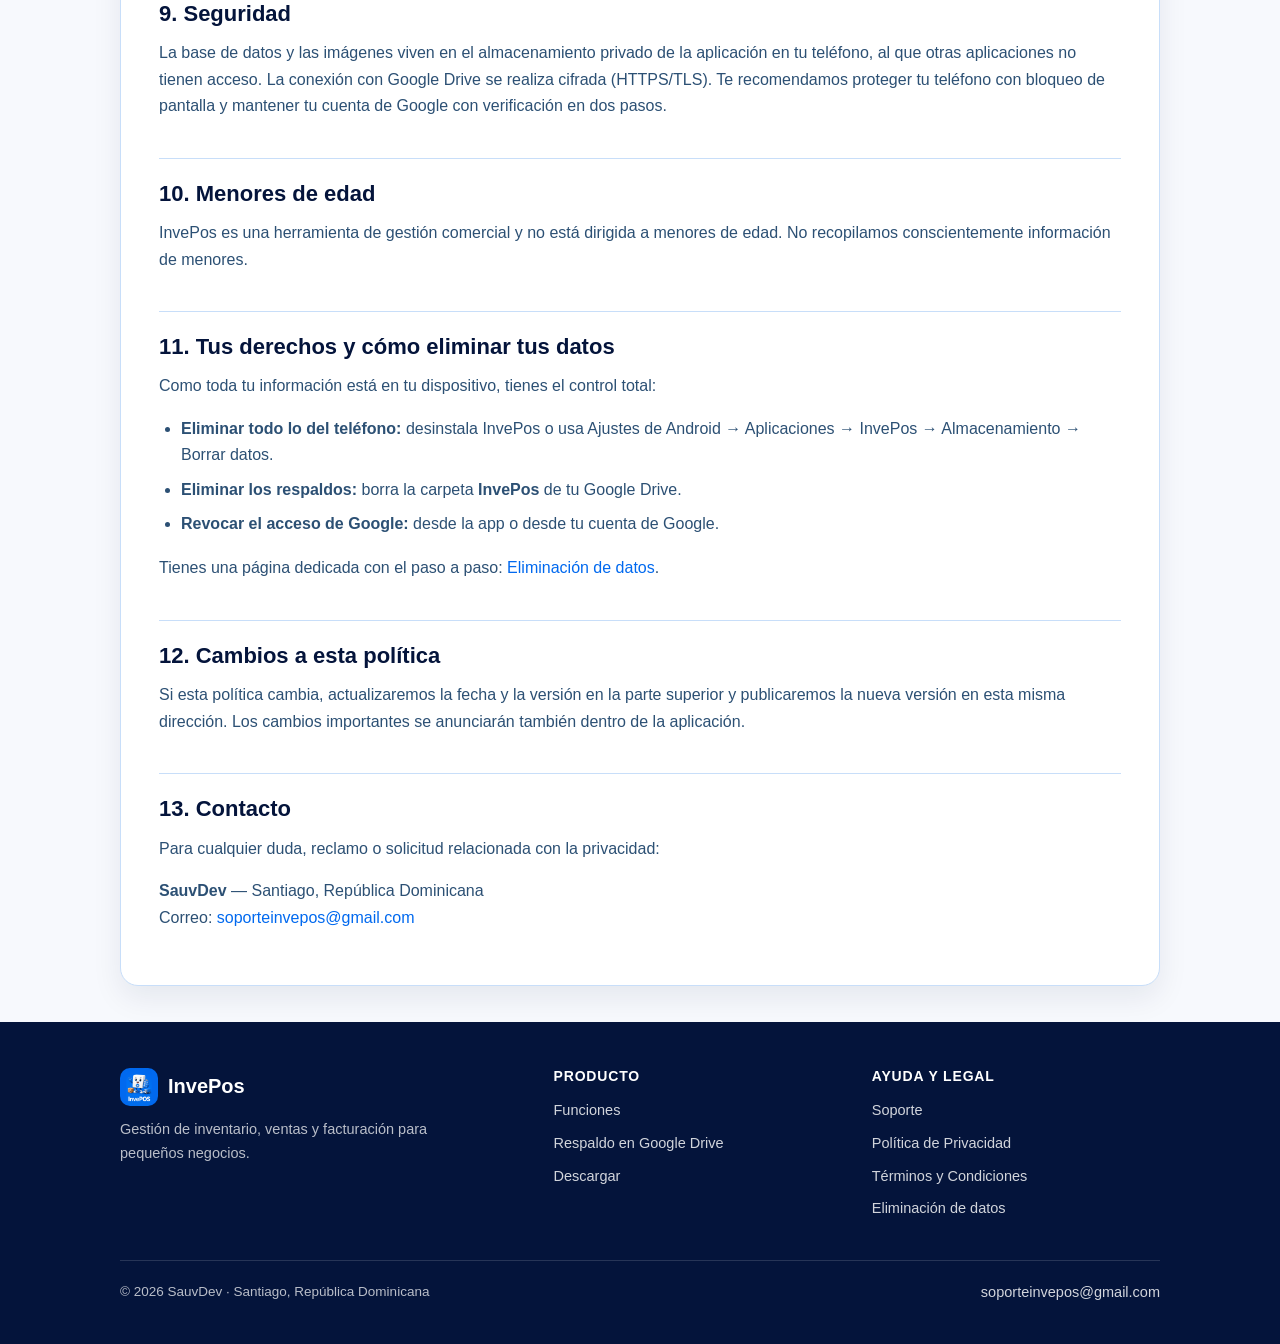
<file: privacidad/index.html>
<!DOCTYPE html>
<html lang="es">
<head>
<meta charset="utf-8">
<meta name="viewport" content="width=device-width, initial-scale=1">
<title>Política de Privacidad — InvePos</title>
<meta http-equiv="refresh" content="0; url=../politica-de-privacidad/">
<link rel="canonical" href="https://www.invepos.com/politica-de-privacidad/">
<meta name="robots" content="noindex">
<meta name="theme-color" content="#0169EF">
<link rel="icon" href="../assets/icono.png">
<link rel="stylesheet" href="../assets/estilos.css">
</head>
<body>
<main class="wrap">
  <article class="doc" style="text-align:center">
    <h1>La Política de Privacidad cambió de dirección</h1>
    <p>Ahora está en <strong>/politica-de-privacidad/</strong>. Si tu navegador no te lleva solo, toca el botón.</p>
    <p style="margin:26px 0"><a class="btn" href="../politica-de-privacidad/">Ir a la Política de Privacidad</a></p>
  </article>
</main>
</body>
</html>
</file>
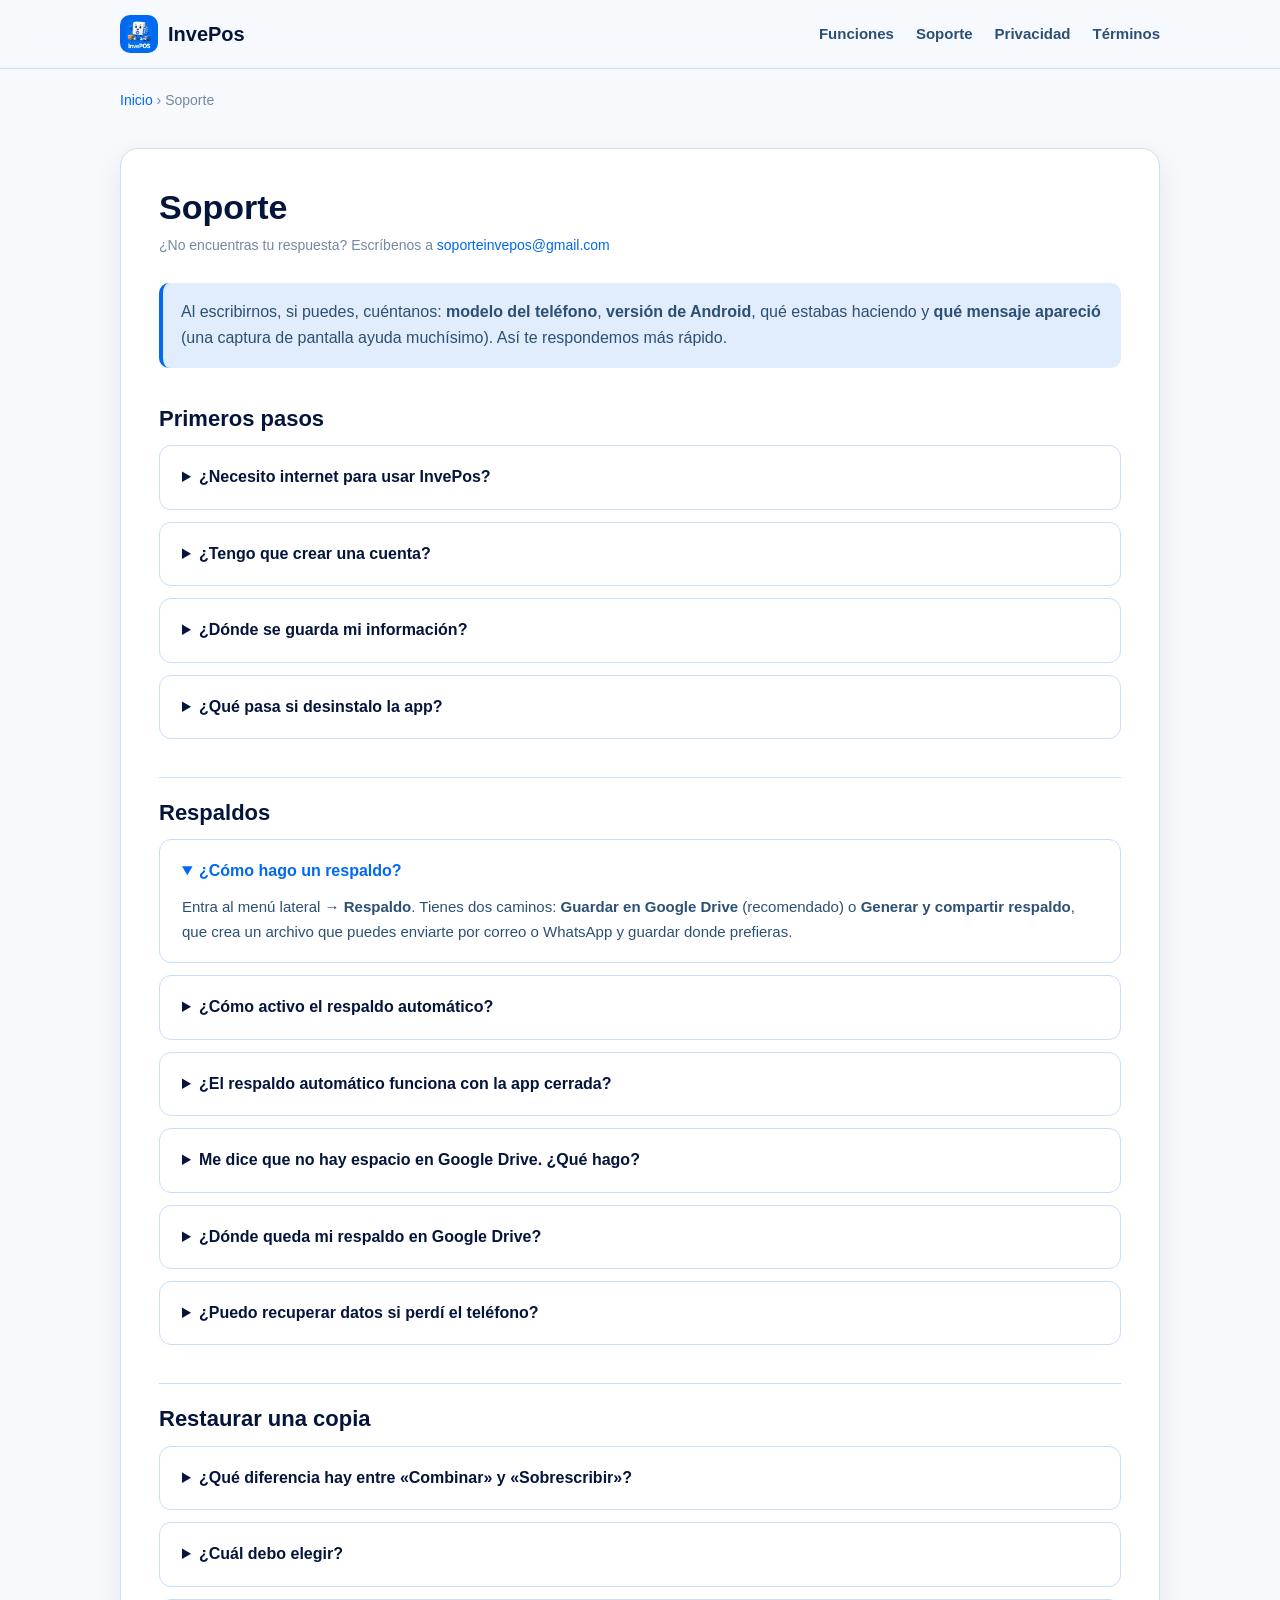
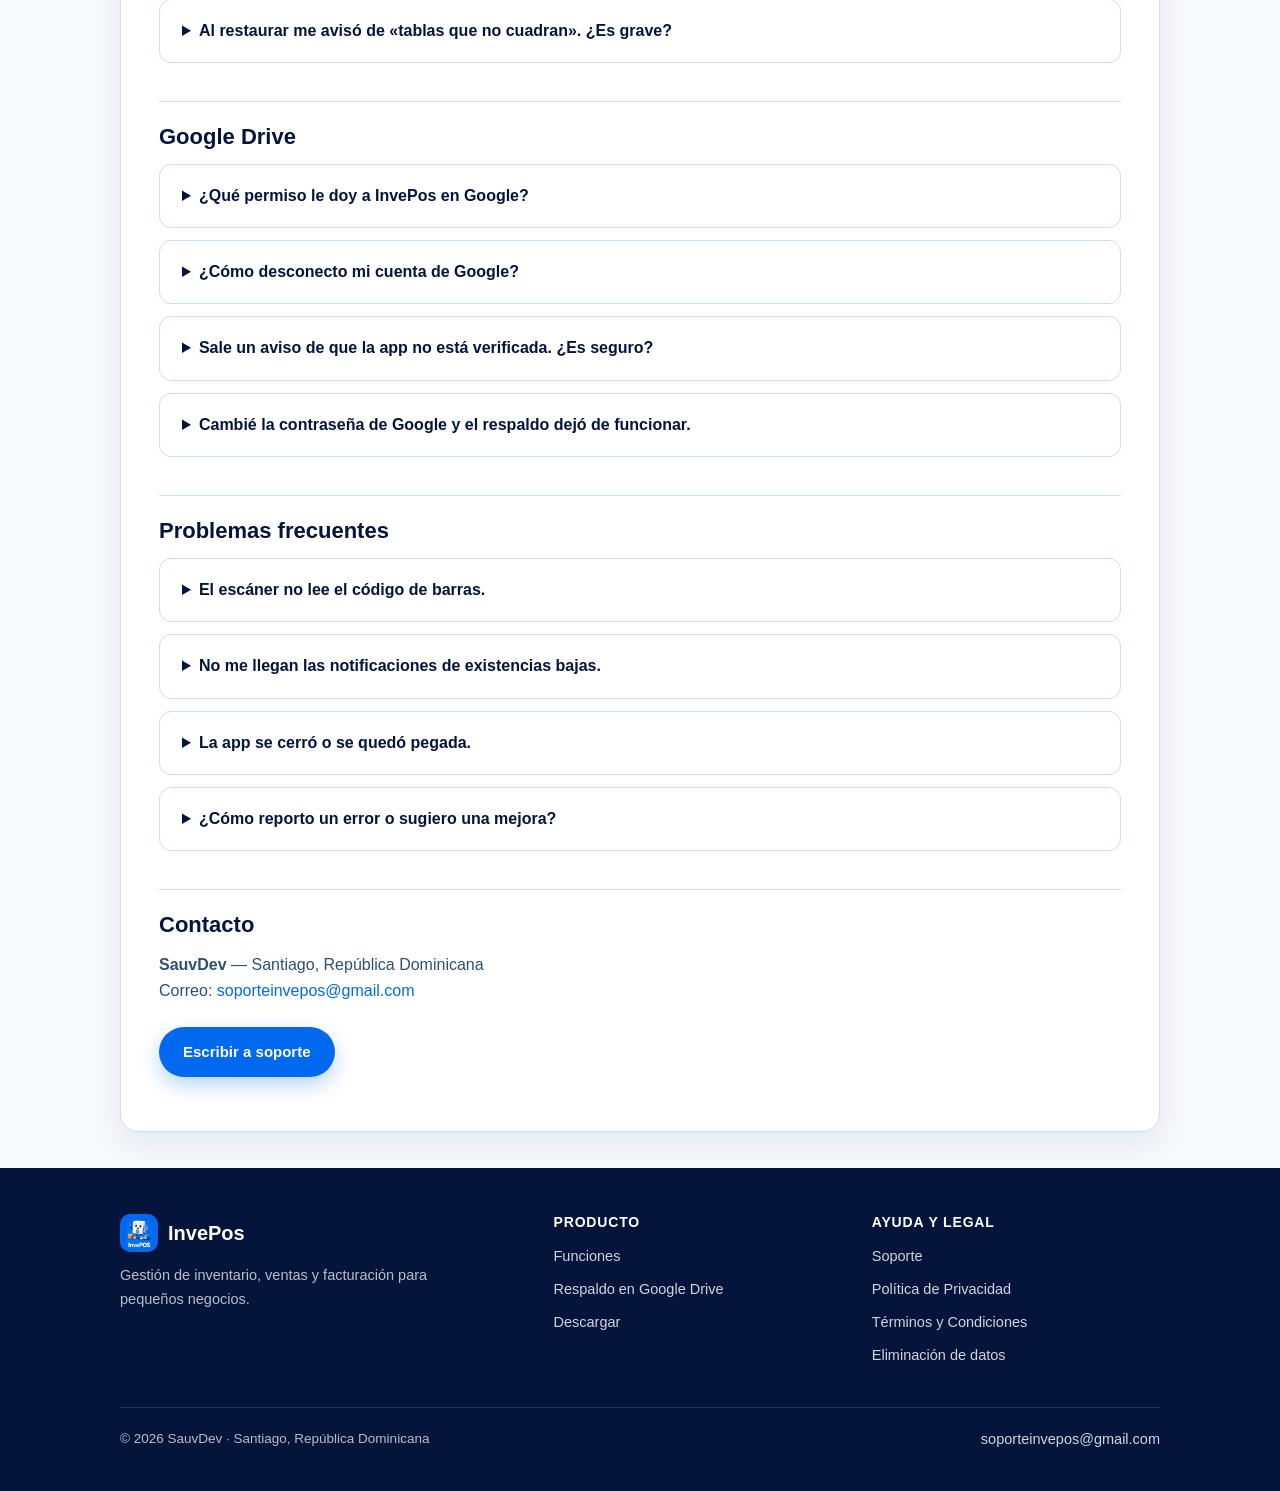
<file: soporte/index.html>
<!DOCTYPE html>
<html lang="es">
<head>
<meta charset="utf-8">
<meta name="viewport" content="width=device-width, initial-scale=1">
<title>Soporte y preguntas frecuentes — InvePos</title>
<meta name="description" content="Ayuda de InvePos: cómo hacer y restaurar respaldos, conectar Google Drive, cambiar de teléfono y resolver problemas frecuentes.">
<link rel="canonical" href="https://www.invepos.com/soporte/">
<meta property="og:title" content="Soporte y preguntas frecuentes — InvePos">
<meta property="og:description" content="Ayuda de InvePos: cómo hacer y restaurar respaldos, conectar Google Drive, cambiar de teléfono y resolver problemas frecuentes.">
<meta property="og:type" content="website">
<meta property="og:url" content="https://www.invepos.com/soporte/">
<meta property="og:image" content="https://www.invepos.com/assets/icono.png">
<meta name="theme-color" content="#0169EF">
<link rel="icon" href="../assets/icono.png">
<link rel="apple-touch-icon" href="../assets/icono.png">
<link rel="stylesheet" href="../assets/estilos.css">
</head>
<body>
<header class="topbar">
  <div class="wrap">
    <a class="brand" href="../"><img src="../assets/icono.png" alt="InvePos">InvePos</a>
    <nav class="nav">
      <a href="../#funciones">Funciones</a>
      <a href="../soporte/">Soporte</a>
      <a href="../politica-de-privacidad/">Privacidad</a>
      <a href="../terminos/">Términos</a>
    </nav>
  </div>
</header>
<main class="wrap">
  <div class="crumb"><a href="../">Inicio</a> › Soporte</div>
  <article class="doc">
    <h1>Soporte</h1>
    <div class="fecha">¿No encuentras tu respuesta? Escríbenos a <a href="mailto:soporteinvepos@gmail.com">soporteinvepos@gmail.com</a></div>

    <div class="nota">
      Al escribirnos, si puedes, cuéntanos: <strong>modelo del teléfono</strong>, <strong>versión de Android</strong>, qué estabas haciendo y <strong>qué mensaje apareció</strong> (una captura de pantalla ayuda muchísimo). Así te respondemos más rápido.
    </div>

    <h2>Primeros pasos</h2>
    <details class="faq"><summary>¿Necesito internet para usar InvePos?</summary><p>No. La aplicación funciona completamente sin conexión. Solo necesitas internet si activas el respaldo en Google Drive o si abres un enlace externo, como el WhatsApp de un cliente.</p></details>
    <details class="faq"><summary>¿Tengo que crear una cuenta?</summary><p>No. InvePos no crea cuentas ni pide correo ni contraseña. Si quieres usar el respaldo, lo único que conectas es tu cuenta de Google, y solo para guardar las copias en tu propio Drive.</p></details>
    <details class="faq"><summary>¿Dónde se guarda mi información?</summary><p>En tu teléfono, en el espacio privado de la aplicación. Nadie más puede acceder a ese espacio, y nosotros no tenemos servidores que reciban tus datos.</p></details>
    <details class="faq"><summary>¿Qué pasa si desinstalo la app?</summary><p>Se borran los datos del teléfono. Por eso, antes de desinstalar o de cambiar de teléfono, haz un respaldo.</p></details>

    <h2>Respaldos</h2>
    <details class="faq" open><summary>¿Cómo hago un respaldo?</summary><p>Entra al menú lateral → <strong>Respaldo</strong>. Tienes dos caminos: <strong>Guardar en Google Drive</strong> (recomendado) o <strong>Generar y compartir respaldo</strong>, que crea un archivo que puedes enviarte por correo o WhatsApp y guardar donde prefieras.</p></details>
    <details class="faq"><summary>¿Cómo activo el respaldo automático?</summary><p>En <strong>Respaldo</strong>, conecta tu cuenta de Google y activa el interruptor de <strong>Respaldo automático</strong>. Elige si quieres que sea <strong>todos los días</strong> o <strong>cada semana</strong>, y la hora exacta. InvePos se encarga del resto.</p></details>
    <details class="faq"><summary>¿El respaldo automático funciona con la app cerrada?</summary><p>Sí. Tu teléfono guarda una alarma interna y ejecuta la copia a la hora programada, aunque la app esté cerrada. Si el sistema operativo no la ejecuta a tiempo (por ejemplo, si el teléfono estaba apagado), InvePos la pone al día la próxima vez que abras la aplicación.</p></details>
    <details class="faq"><summary>Me dice que no hay espacio en Google Drive. ¿Qué hago?</summary><p>Tu cuenta de Google se quedó sin espacio. Libera espacio o amplía el almacenamiento y vuelve a intentarlo. <strong>Tus datos locales no se borran</strong>: puedes seguir trabajando y hacer un respaldo manual mientras tanto.</p></details>
    <details class="faq"><summary>¿Dónde queda mi respaldo en Google Drive?</summary><p>En una carpeta llamada <strong>InvePos</strong>, dentro de «Mi unidad». Los archivos se llaman <code>InvePos_Backup_AAAA-MM-DD_HHMM.zip</code>.</p></details>
    <details class="faq"><summary>¿Puedo recuperar datos si perdí el teléfono?</summary><p>Sí, si tenías un respaldo. Instala InvePos en el teléfono nuevo, entra a <strong>Respaldo</strong>, conecta la misma cuenta de Google y toca <strong>Recuperar de Google Drive</strong>.</p></details>

    <h2>Restaurar una copia</h2>
    <details class="faq"><summary>¿Qué diferencia hay entre «Combinar» y «Sobrescribir»?</summary><p><strong>Combinar</strong> agrega a tu teléfono solo los registros que le faltan; lo que ya tienes no se toca. <strong>Sobrescribir</strong> borra todo lo actual y deja exactamente lo que hay en el respaldo. Sobrescribir pide que marques una casilla de confirmación porque no se puede deshacer.</p></details>
    <details class="faq"><summary>¿Cuál debo elegir?</summary><p>Si estás recuperando tu negocio en un teléfono nuevo o vacío, usa <strong>Sobrescribir</strong>. Si solo quieres traer datos que faltan sin perder lo que llevas hoy, usa <strong>Combinar</strong>.</p></details>
    <details class="faq"><summary>Al restaurar me avisó de «tablas que no cuadran». ¿Es grave?</summary><p>Significa que el respaldo venía de una versión distinta de la app y algunos recuentos no coinciden exactamente. Tus datos se restauraron; revisa tus productos y ventas y, si algo no cuadra, restaura otra copia o escríbenos.</p></details>

    <h2>Google Drive</h2>
    <details class="faq"><summary>¿Qué permiso le doy a InvePos en Google?</summary><p>Solo el permiso de <em>«ver, editar, crear y eliminar únicamente los archivos que esta app usa en tu Google Drive»</em>. InvePos únicamente puede tocar su propia carpeta «InvePos»; no puede ver tus fotos ni tus documentos.</p></details>
    <details class="faq"><summary>¿Cómo desconecto mi cuenta de Google?</summary><p>En <strong>Respaldo</strong> → <strong>Cerrar sesión de Google</strong>. Los respaldos que ya están en tu Drive no se borran. También puedes quitar el acceso desde la página de permisos de tu cuenta de Google.</p></details>
    <details class="faq"><summary>Sale un aviso de que la app no está verificada. ¿Es seguro?</summary><p>Ese aviso lo muestra Google mientras la aplicación está en proceso de verificación. Puedes continuar tocando <strong>Avanzado</strong> y luego <strong>Ir a InvePos</strong>. El permiso que se concede es solo sobre la carpeta de InvePos.</p></details>
    <details class="faq"><summary>Cambié la contraseña de Google y el respaldo dejó de funcionar.</summary><p>Por seguridad, Google cierra la sesión de la app cuando cambias la contraseña. Vuelve a <strong>Respaldo</strong> y toca de nuevo <strong>Iniciar sesión con Google</strong>.</p></details>

    <h2>Problemas frecuentes</h2>
    <details class="faq"><summary>El escáner no lee el código de barras.</summary><p>Acércate un poco más, evita reflejos y procura buena luz. Sostén el teléfono firme un segundo: la app pide tres lecturas seguidas iguales antes de aceptar el código, justamente para no equivocarse.</p></details>
    <details class="faq"><summary>No me llegan las notificaciones de existencias bajas.</summary><p>Revisa que le hayas dado permiso de notificaciones a InvePos en los ajustes de Android y que el ahorro de batería no tenga la app restringida.</p></details>
    <details class="faq"><summary>La app se cerró o se quedó pegada.</summary><p>Cierra la aplicación por completo y ábrela de nuevo. Si vuelve a pasar, escríbenos indicando el modelo del teléfono, la versión de Android y qué estabas haciendo en ese momento.</p></details>
    <details class="faq"><summary>¿Cómo reporto un error o sugiero una mejora?</summary><p>Escríbenos a <a href="mailto:soporteinvepos@gmail.com">soporteinvepos@gmail.com</a>. Toda sugerencia es bienvenida: InvePos se construye escuchando a quienes lo usan a diario.</p></details>

    <h2>Contacto</h2>
    <p><strong>SauvDev</strong> — Santiago, República Dominicana<br>
    Correo: <a href="mailto:soporteinvepos@gmail.com">soporteinvepos@gmail.com</a></p>
    <p style="margin-top:22px"><a class="btn" href="mailto:soporteinvepos@gmail.com?subject=Soporte%20InvePos">Escribir a soporte</a></p>
  </article>
</main>

<footer>
  <div class="wrap">
    <div class="cols">
      <div>
        <div class="brand" style="margin-bottom:12px"><img src="../assets/icono.png" alt="InvePos" style="border-radius:10px">InvePos</div>
        <p style="font-size:14.5px;max-width:320px">Gestión de inventario, ventas y facturación para pequeños negocios.</p>
      </div>
      <div>
        <h4>Producto</h4>
        <a href="../#funciones">Funciones</a>
        <a href="../#respaldo">Respaldo en Google Drive</a>
        <a href="../#descargar">Descargar</a>
      </div>
      <div>
        <h4>Ayuda y legal</h4>
        <a href="../soporte/">Soporte</a>
        <a href="../politica-de-privacidad/">Política de Privacidad</a>
        <a href="../terminos/">Términos y Condiciones</a>
        <a href="../eliminar-datos/">Eliminación de datos</a>
      </div>
    </div>
    <div class="legal">
      <span>© <span id="anio">2026</span> SauvDev · Santiago, República Dominicana</span>
      <span><a href="mailto:soporteinvepos@gmail.com">soporteinvepos@gmail.com</a></span>
    </div>
  </div>
</footer>
<script>document.getElementById('anio').textContent=new Date().getFullYear();</script>
</body>
</html>
</file>
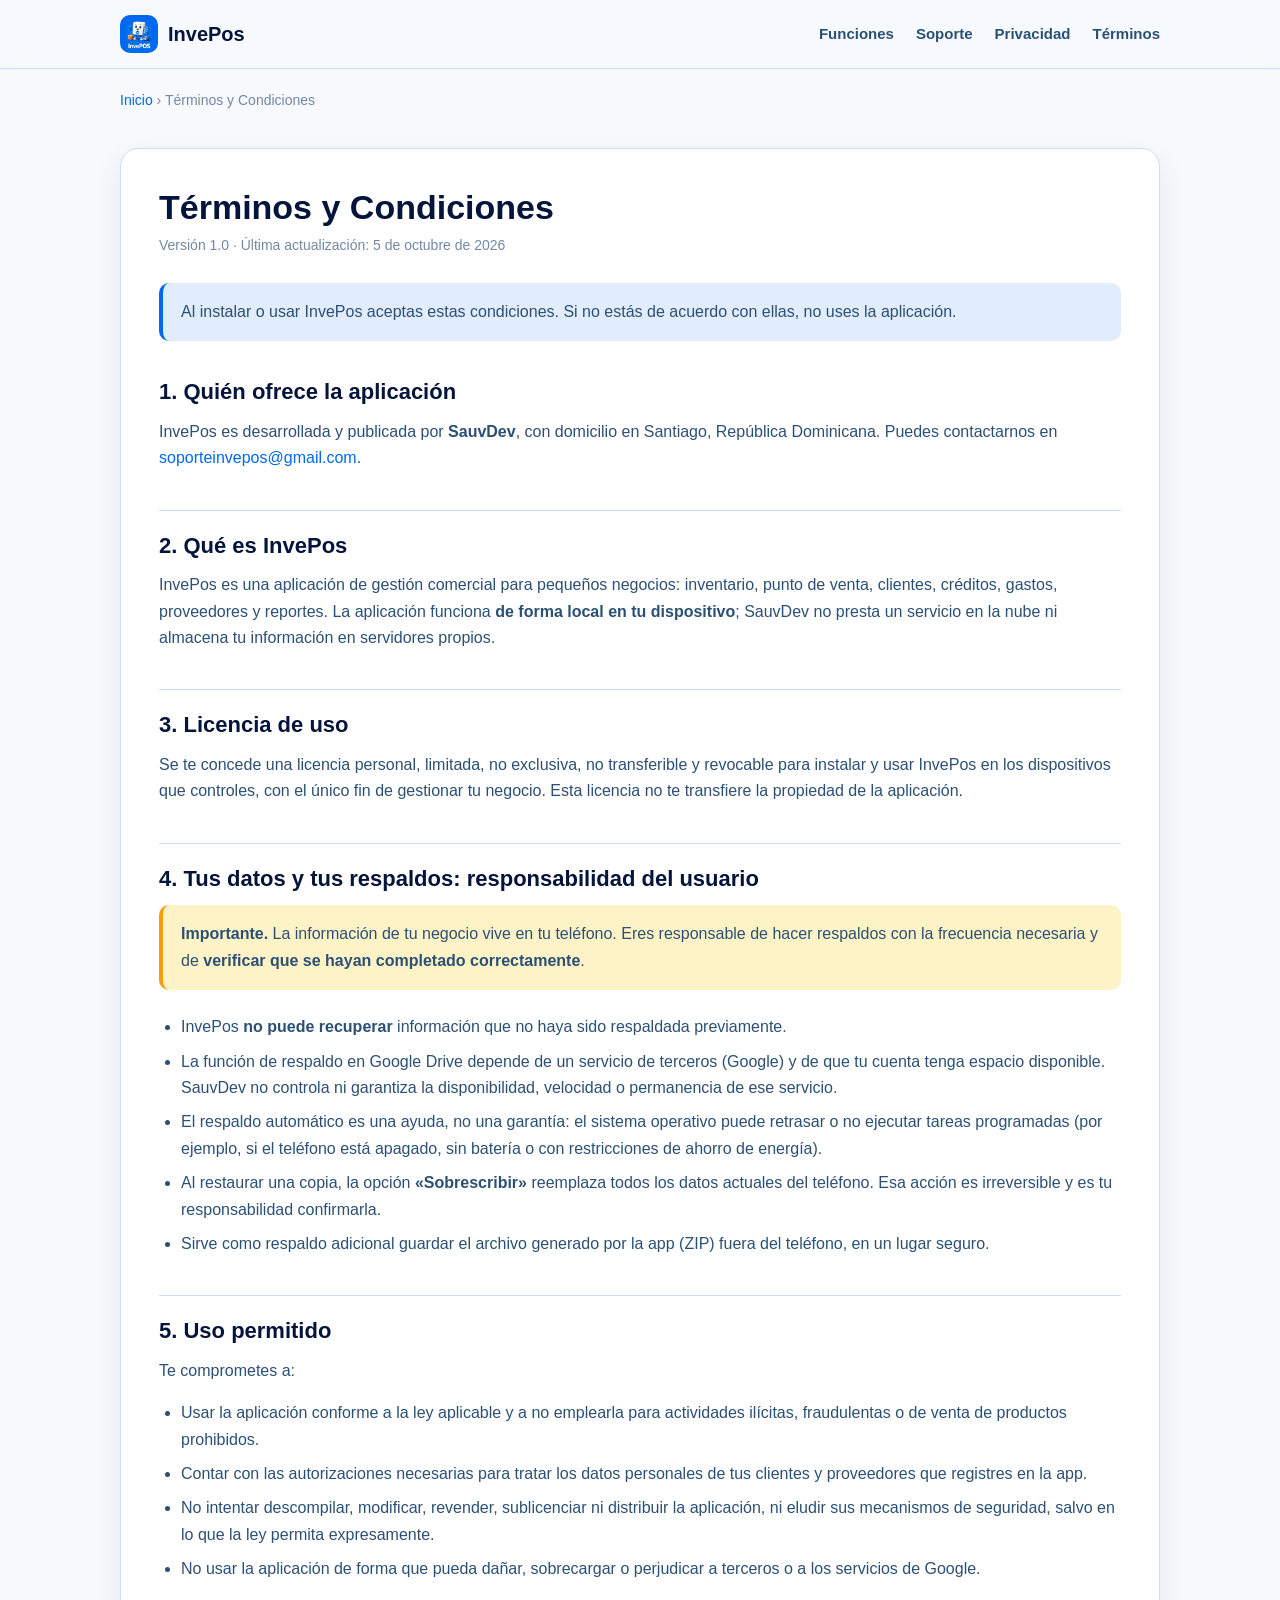
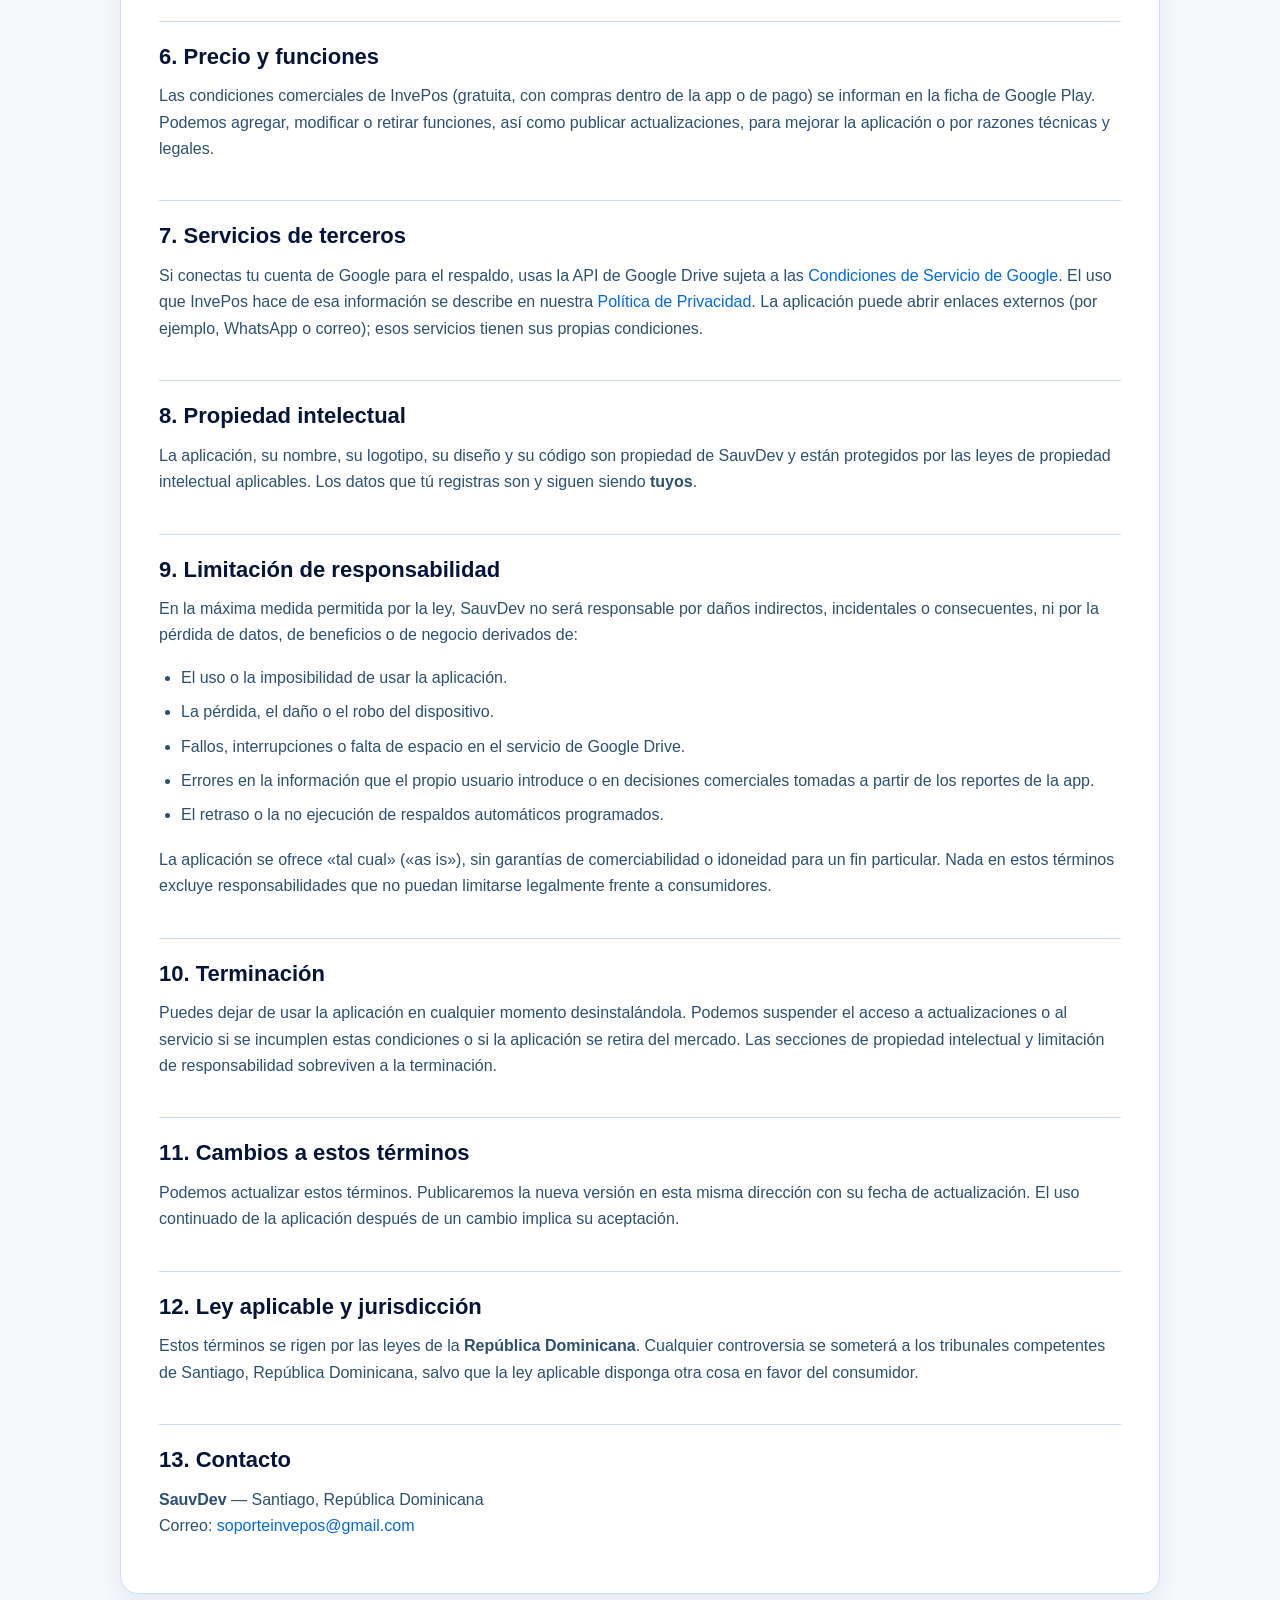
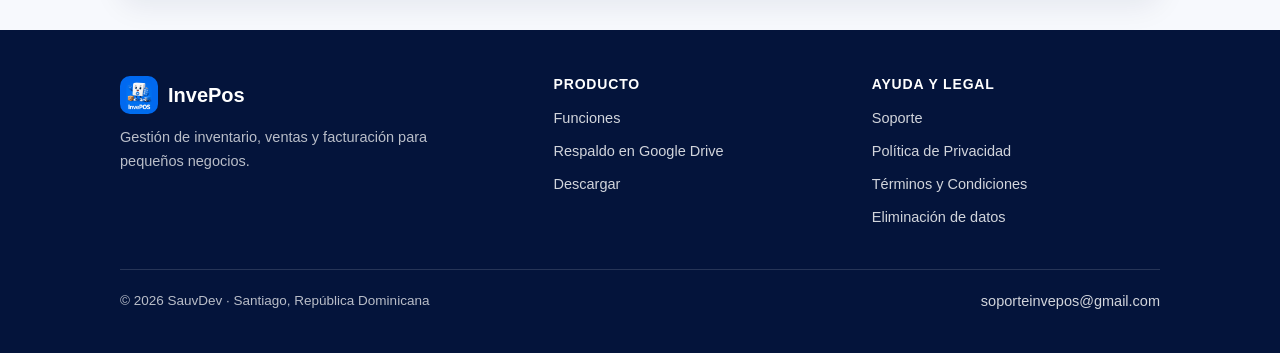
<file: terminos/index.html>
<!DOCTYPE html>
<html lang="es">
<head>
<meta charset="utf-8">
<meta name="viewport" content="width=device-width, initial-scale=1">
<title>Términos y Condiciones — InvePos</title>
<meta name="description" content="Condiciones de uso de la aplicación InvePos: licencia, responsabilidad sobre tus datos y respaldos, servicios de terceros y ley aplicable.">
<link rel="canonical" href="https://www.invepos.com/terminos/">
<meta property="og:title" content="Términos y Condiciones — InvePos">
<meta property="og:description" content="Condiciones de uso de la aplicación InvePos: licencia, responsabilidad sobre tus datos y respaldos, servicios de terceros y ley aplicable.">
<meta property="og:type" content="website">
<meta property="og:url" content="https://www.invepos.com/terminos/">
<meta property="og:image" content="https://www.invepos.com/assets/icono.png">
<meta name="theme-color" content="#0169EF">
<link rel="icon" href="../assets/icono.png">
<link rel="apple-touch-icon" href="../assets/icono.png">
<link rel="stylesheet" href="../assets/estilos.css">
</head>
<body>
<header class="topbar">
  <div class="wrap">
    <a class="brand" href="../"><img src="../assets/icono.png" alt="InvePos">InvePos</a>
    <nav class="nav">
      <a href="../#funciones">Funciones</a>
      <a href="../soporte/">Soporte</a>
      <a href="../politica-de-privacidad/">Privacidad</a>
      <a href="../terminos/">Términos</a>
    </nav>
  </div>
</header>
<main class="wrap">
  <div class="crumb"><a href="../">Inicio</a> › Términos y Condiciones</div>
  <article class="doc">
    <h1>Términos y Condiciones</h1>
    <div class="fecha">Versión 1.0 · Última actualización: 5 de octubre de 2026</div>

    <div class="nota">
      Al instalar o usar InvePos aceptas estas condiciones. Si no estás de acuerdo con ellas, no uses la aplicación.
    </div>

    <h2>1. Quién ofrece la aplicación</h2>
    <p>InvePos es desarrollada y publicada por <strong>SauvDev</strong>, con domicilio en Santiago, República Dominicana. Puedes contactarnos en <a href="mailto:soporteinvepos@gmail.com">soporteinvepos@gmail.com</a>.</p>

    <h2>2. Qué es InvePos</h2>
    <p>InvePos es una aplicación de gestión comercial para pequeños negocios: inventario, punto de venta, clientes, créditos, gastos, proveedores y reportes. La aplicación funciona <strong>de forma local en tu dispositivo</strong>; SauvDev no presta un servicio en la nube ni almacena tu información en servidores propios.</p>

    <h2>3. Licencia de uso</h2>
    <p>Se te concede una licencia personal, limitada, no exclusiva, no transferible y revocable para instalar y usar InvePos en los dispositivos que controles, con el único fin de gestionar tu negocio. Esta licencia no te transfiere la propiedad de la aplicación.</p>

    <h2>4. Tus datos y tus respaldos: responsabilidad del usuario</h2>
    <div class="nota aviso">
      <strong>Importante.</strong> La información de tu negocio vive en tu teléfono. Eres responsable de hacer respaldos con la frecuencia necesaria y de <strong>verificar que se hayan completado correctamente</strong>.
    </div>
    <ul>
      <li>InvePos <strong>no puede recuperar</strong> información que no haya sido respaldada previamente.</li>
      <li>La función de respaldo en Google Drive depende de un servicio de terceros (Google) y de que tu cuenta tenga espacio disponible. SauvDev no controla ni garantiza la disponibilidad, velocidad o permanencia de ese servicio.</li>
      <li>El respaldo automático es una ayuda, no una garantía: el sistema operativo puede retrasar o no ejecutar tareas programadas (por ejemplo, si el teléfono está apagado, sin batería o con restricciones de ahorro de energía).</li>
      <li>Al restaurar una copia, la opción <strong>«Sobrescribir»</strong> reemplaza todos los datos actuales del teléfono. Esa acción es irreversible y es tu responsabilidad confirmarla.</li>
      <li>Sirve como respaldo adicional guardar el archivo generado por la app (ZIP) fuera del teléfono, en un lugar seguro.</li>
    </ul>

    <h2>5. Uso permitido</h2>
    <p>Te comprometes a:</p>
    <ul>
      <li>Usar la aplicación conforme a la ley aplicable y a no emplearla para actividades ilícitas, fraudulentas o de venta de productos prohibidos.</li>
      <li>Contar con las autorizaciones necesarias para tratar los datos personales de tus clientes y proveedores que registres en la app.</li>
      <li>No intentar descompilar, modificar, revender, sublicenciar ni distribuir la aplicación, ni eludir sus mecanismos de seguridad, salvo en lo que la ley permita expresamente.</li>
      <li>No usar la aplicación de forma que pueda dañar, sobrecargar o perjudicar a terceros o a los servicios de Google.</li>
    </ul>

    <h2>6. Precio y funciones</h2>
    <p>Las condiciones comerciales de InvePos (gratuita, con compras dentro de la app o de pago) se informan en la ficha de Google Play. Podemos agregar, modificar o retirar funciones, así como publicar actualizaciones, para mejorar la aplicación o por razones técnicas y legales.</p>

    <h2>7. Servicios de terceros</h2>
    <p>Si conectas tu cuenta de Google para el respaldo, usas la API de Google Drive sujeta a las <a href="https://policies.google.com/terms" target="_blank" rel="noopener">Condiciones de Servicio de Google</a>. El uso que InvePos hace de esa información se describe en nuestra <a href="../politica-de-privacidad/">Política de Privacidad</a>. La aplicación puede abrir enlaces externos (por ejemplo, WhatsApp o correo); esos servicios tienen sus propias condiciones.</p>

    <h2>8. Propiedad intelectual</h2>
    <p>La aplicación, su nombre, su logotipo, su diseño y su código son propiedad de SauvDev y están protegidos por las leyes de propiedad intelectual aplicables. Los datos que tú registras son y siguen siendo <strong>tuyos</strong>.</p>

    <h2>9. Limitación de responsabilidad</h2>
    <p>En la máxima medida permitida por la ley, SauvDev no será responsable por daños indirectos, incidentales o consecuentes, ni por la pérdida de datos, de beneficios o de negocio derivados de:</p>
    <ul>
      <li>El uso o la imposibilidad de usar la aplicación.</li>
      <li>La pérdida, el daño o el robo del dispositivo.</li>
      <li>Fallos, interrupciones o falta de espacio en el servicio de Google Drive.</li>
      <li>Errores en la información que el propio usuario introduce o en decisiones comerciales tomadas a partir de los reportes de la app.</li>
      <li>El retraso o la no ejecución de respaldos automáticos programados.</li>
    </ul>
    <p>La aplicación se ofrece «tal cual» («as is»), sin garantías de comerciabilidad o idoneidad para un fin particular. Nada en estos términos excluye responsabilidades que no puedan limitarse legalmente frente a consumidores.</p>

    <h2>10. Terminación</h2>
    <p>Puedes dejar de usar la aplicación en cualquier momento desinstalándola. Podemos suspender el acceso a actualizaciones o al servicio si se incumplen estas condiciones o si la aplicación se retira del mercado. Las secciones de propiedad intelectual y limitación de responsabilidad sobreviven a la terminación.</p>

    <h2>11. Cambios a estos términos</h2>
    <p>Podemos actualizar estos términos. Publicaremos la nueva versión en esta misma dirección con su fecha de actualización. El uso continuado de la aplicación después de un cambio implica su aceptación.</p>

    <h2>12. Ley aplicable y jurisdicción</h2>
    <p>Estos términos se rigen por las leyes de la <strong>República Dominicana</strong>. Cualquier controversia se someterá a los tribunales competentes de Santiago, República Dominicana, salvo que la ley aplicable disponga otra cosa en favor del consumidor.</p>

    <h2>13. Contacto</h2>
    <p><strong>SauvDev</strong> — Santiago, República Dominicana<br>
    Correo: <a href="mailto:soporteinvepos@gmail.com">soporteinvepos@gmail.com</a></p>
  </article>
</main>

<footer>
  <div class="wrap">
    <div class="cols">
      <div>
        <div class="brand" style="margin-bottom:12px"><img src="../assets/icono.png" alt="InvePos" style="border-radius:10px">InvePos</div>
        <p style="font-size:14.5px;max-width:320px">Gestión de inventario, ventas y facturación para pequeños negocios.</p>
      </div>
      <div>
        <h4>Producto</h4>
        <a href="../#funciones">Funciones</a>
        <a href="../#respaldo">Respaldo en Google Drive</a>
        <a href="../#descargar">Descargar</a>
      </div>
      <div>
        <h4>Ayuda y legal</h4>
        <a href="../soporte/">Soporte</a>
        <a href="../politica-de-privacidad/">Política de Privacidad</a>
        <a href="../terminos/">Términos y Condiciones</a>
        <a href="../eliminar-datos/">Eliminación de datos</a>
      </div>
    </div>
    <div class="legal">
      <span>© <span id="anio">2026</span> SauvDev · Santiago, República Dominicana</span>
      <span><a href="mailto:soporteinvepos@gmail.com">soporteinvepos@gmail.com</a></span>
    </div>
  </div>
</footer>
<script>document.getElementById('anio').textContent=new Date().getFullYear();</script>
</body>
</html>
</file>
<file: assets/estilos.css>
/* ============================================================
   InvePos — hoja de estilos del sitio
   Paleta tomada de la propia app (src/theme/colors.ts)
   ============================================================ */

:root{
  --primary:#0169EF;
  --primary-bright:#0372F8;
  --deep:#022B7E;
  --navy:#0D2450;
  --ink:#04143B;
  --body:#2C5074;
  --muted:#7488A5;
  --border:#C8DEF9;
  --bg:#F7F9FD;
  --surface:#FFFFFF;
  --soft:#D7E7FB;
  --very-soft:#E1ECFC;
  --success:#22C55E;
  --warning:#F59E0B;
  --danger:#EF4444;
  --radius:18px;
  --radius-sm:12px;
  --max:1080px;
  --shadow:0 12px 30px rgba(4,20,59,.08);
  --shadow-lg:0 20px 50px rgba(4,20,59,.14);
}

*{box-sizing:border-box}
html{scroll-behavior:smooth}
body{
  margin:0;
  font-family:-apple-system,BlinkMacSystemFont,"Segoe UI",Roboto,"Helvetica Neue",Arial,sans-serif;
  color:var(--body);
  background:var(--bg);
  line-height:1.65;
  -webkit-font-smoothing:antialiased;
}
img{max-width:100%;height:auto;display:block}
a{color:var(--primary);text-decoration:none}
a:hover{text-decoration:underline}
h1,h2,h3,h4{color:var(--ink);line-height:1.2;margin:0 0 .6em}
p{margin:0 0 1em}
.wrap{width:100%;max-width:var(--max);margin:0 auto;padding:0 20px}

/* ---------- Cabecera ---------- */
.topbar{
  position:sticky;top:0;z-index:50;
  background:rgba(247,249,253,.9);
  backdrop-filter:saturate(180%) blur(12px);
  border-bottom:1px solid var(--border);
}
.topbar .wrap{display:flex;align-items:center;gap:20px;height:68px}
.brand{display:flex;align-items:center;gap:10px;font-weight:800;color:var(--ink);font-size:20px}
.brand img{width:38px;height:38px;border-radius:10px}
.brand:hover{text-decoration:none}
.nav{margin-left:auto;display:flex;align-items:center;gap:22px}
.nav a{color:var(--body);font-weight:600;font-size:15px}
.nav a:hover{color:var(--primary);text-decoration:none}
.nav .btn{margin-left:4px}

/* ---------- Botones ---------- */
.btn{
  display:inline-flex;align-items:center;justify-content:center;gap:8px;
  background:var(--primary);color:#fff !important;
  padding:13px 24px;border-radius:999px;font-weight:700;font-size:15px;
  box-shadow:0 8px 20px rgba(1,105,239,.28);
  transition:transform .15s ease, box-shadow .15s ease;
  border:0;cursor:pointer;
}
.btn:hover{transform:translateY(-2px);box-shadow:0 12px 26px rgba(1,105,239,.34);text-decoration:none}
.btn.ghost{background:var(--surface);color:var(--primary) !important;border:1.5px solid var(--primary);box-shadow:none}
.btn.ghost:hover{background:var(--very-soft)}
.btn.small{padding:10px 18px;font-size:14px}

/* ---------- Hero ---------- */
.hero{
  background:linear-gradient(150deg,var(--primary) 0%,var(--primary-bright) 55%,var(--deep) 100%);
  color:#fff;padding:64px 0 72px;position:relative;overflow:hidden;
}
.hero:after{
  content:"";position:absolute;right:-140px;top:-140px;width:520px;height:520px;
  border-radius:50%;background:rgba(255,255,255,.08);
}
.hero .wrap{position:relative;z-index:2;display:grid;grid-template-columns:1.15fr .85fr;gap:40px;align-items:center}
.hero h1{color:#fff;font-size:44px;margin-bottom:16px}
.hero p.lead{font-size:18px;color:rgba(255,255,255,.92);margin-bottom:26px}
.hero .acciones{display:flex;gap:12px;flex-wrap:wrap}
.hero .btn{background:#fff;color:var(--primary) !important;box-shadow:0 10px 24px rgba(0,0,0,.18)}
.hero .btn.ghost{background:transparent;color:#fff !important;border:1.5px solid rgba(255,255,255,.7)}
.hero .btn.ghost:hover{background:rgba(255,255,255,.14)}
.hero .mascota{max-width:360px;margin:0 auto;filter:drop-shadow(0 18px 30px rgba(0,0,0,.25))}

/* ---------- Franja de confianza ---------- */
.trust{background:var(--surface);border-bottom:1px solid var(--border)}
.trust .wrap{display:flex;gap:14px;flex-wrap:wrap;justify-content:center;padding-top:18px;padding-bottom:18px}
.chip{
  display:inline-flex;align-items:center;gap:8px;background:var(--very-soft);color:var(--deep);
  padding:8px 16px;border-radius:999px;font-weight:600;font-size:14px;
}
.chip .dot{width:8px;height:8px;border-radius:50%;background:var(--success)}

/* ---------- Secciones ---------- */
section{padding:64px 0}
section.alt{background:var(--surface);border-top:1px solid var(--border);border-bottom:1px solid var(--border)}
.eyebrow{color:var(--primary);font-weight:800;letter-spacing:.08em;text-transform:uppercase;font-size:12.5px;margin-bottom:10px}
section h2{font-size:32px;margin-bottom:12px}
section .intro{font-size:17px;max-width:680px;margin-bottom:34px}

.grid{display:grid;grid-template-columns:repeat(3,1fr);gap:20px}
.grid.two{grid-template-columns:repeat(2,1fr)}
.card{
  background:var(--surface);border:1px solid var(--border);border-radius:var(--radius);
  padding:24px;box-shadow:var(--shadow);
}
section.alt .card{background:var(--bg)}
.card h3{font-size:17px;margin-bottom:8px}
.card p{font-size:15px;margin:0;color:var(--body)}
.card .ico{
  width:46px;height:46px;border-radius:13px;background:var(--soft);color:var(--deep);
  display:flex;align-items:center;justify-content:center;font-size:22px;margin-bottom:14px;font-weight:800;
}

.destacado{
  display:grid;grid-template-columns:1fr 1fr;gap:34px;align-items:center;
  background:var(--surface);border:1px solid var(--border);border-radius:24px;
  padding:34px;box-shadow:var(--shadow);
}
.lista-check{list-style:none;padding:0;margin:0}
.lista-check li{position:relative;padding-left:30px;margin-bottom:12px;font-size:15.5px}
.lista-check li:before{
  content:"✓";position:absolute;left:0;top:0;width:20px;height:20px;border-radius:50%;
  background:var(--success);color:#fff;font-size:12px;font-weight:800;
  display:flex;align-items:center;justify-content:center;
}

/* ---------- CTA final ---------- */
.cta{background:linear-gradient(150deg,var(--deep),var(--primary));color:#fff;text-align:center;border-radius:24px;padding:48px 28px}
.cta h2{color:#fff}
.cta p{color:rgba(255,255,255,.92);max-width:620px;margin:0 auto 26px}
.cta .btn{background:#fff;color:var(--primary) !important}

/* ---------- Pie ---------- */
footer{background:var(--ink);color:rgba(255,255,255,.72);padding:46px 0 30px;margin-top:0}
footer .cols{display:grid;grid-template-columns:1.4fr 1fr 1fr;gap:30px;margin-bottom:30px}
footer h4{color:#fff;font-size:14px;letter-spacing:.06em;text-transform:uppercase;margin-bottom:14px}
footer a{color:rgba(255,255,255,.82);display:block;margin-bottom:9px;font-size:14.5px}
footer a:hover{color:#fff}
footer .legal{border-top:1px solid rgba(255,255,255,.14);padding-top:20px;font-size:13.5px;display:flex;justify-content:space-between;gap:14px;flex-wrap:wrap}
footer .brand{color:#fff}

/* ---------- Páginas de texto (legales) ---------- */
.doc{background:var(--surface);border:1px solid var(--border);border-radius:var(--radius);padding:38px;box-shadow:var(--shadow);margin:36px auto}
.doc h1{font-size:34px;margin-bottom:6px}
.doc .fecha{color:var(--muted);font-size:14px;margin-bottom:26px}
.doc h2{font-size:22px;margin-top:38px;padding-top:22px;border-top:1px solid var(--border)}
.doc h2:first-of-type{border-top:0;padding-top:0}
.doc h3{font-size:17px;margin-top:24px}
.doc ul,.doc ol{margin:0 0 18px;padding-left:22px}
.doc li{margin-bottom:8px}
.doc table{width:100%;border-collapse:collapse;margin:0 0 22px;font-size:14.5px}
.doc th,.doc td{border:1px solid var(--border);padding:10px 12px;text-align:left;vertical-align:top}
.doc th{background:var(--very-soft);color:var(--deep);font-weight:700}
.doc .nota{
  background:var(--very-soft);border-left:4px solid var(--primary);border-radius:10px;
  padding:16px 18px;margin:0 0 24px;
}
.doc .nota.aviso{background:#FEF3C7;border-left-color:var(--warning)}
.crumb{font-size:14px;color:var(--muted);padding-top:20px}

/* ---------- Soporte ---------- */
.faq{background:var(--surface);border:1px solid var(--border);border-radius:var(--radius-sm);padding:18px 22px;margin-bottom:12px}
.faq summary{cursor:pointer;font-weight:700;color:var(--ink);font-size:16px}
.faq[open] summary{color:var(--primary);margin-bottom:10px}
.faq p{margin:0;font-size:15px}

/* ---------- Responsive ---------- */
@media (max-width:900px){
  .hero .wrap{grid-template-columns:1fr;text-align:center}
  .hero h1{font-size:34px}
  .hero .acciones{justify-content:center}
  .hero .mascota{max-width:270px}
  .grid{grid-template-columns:repeat(2,1fr)}
  .destacado{grid-template-columns:1fr}
  footer .cols{grid-template-columns:1fr}
  .nav{display:none}
}
@media (max-width:600px){
  .grid,.grid.two{grid-template-columns:1fr}
  section{padding:48px 0}
  section h2{font-size:26px}
  .doc{padding:24px}
  .doc h1{font-size:27px}
  .topbar .wrap{height:62px}
}
</file>
